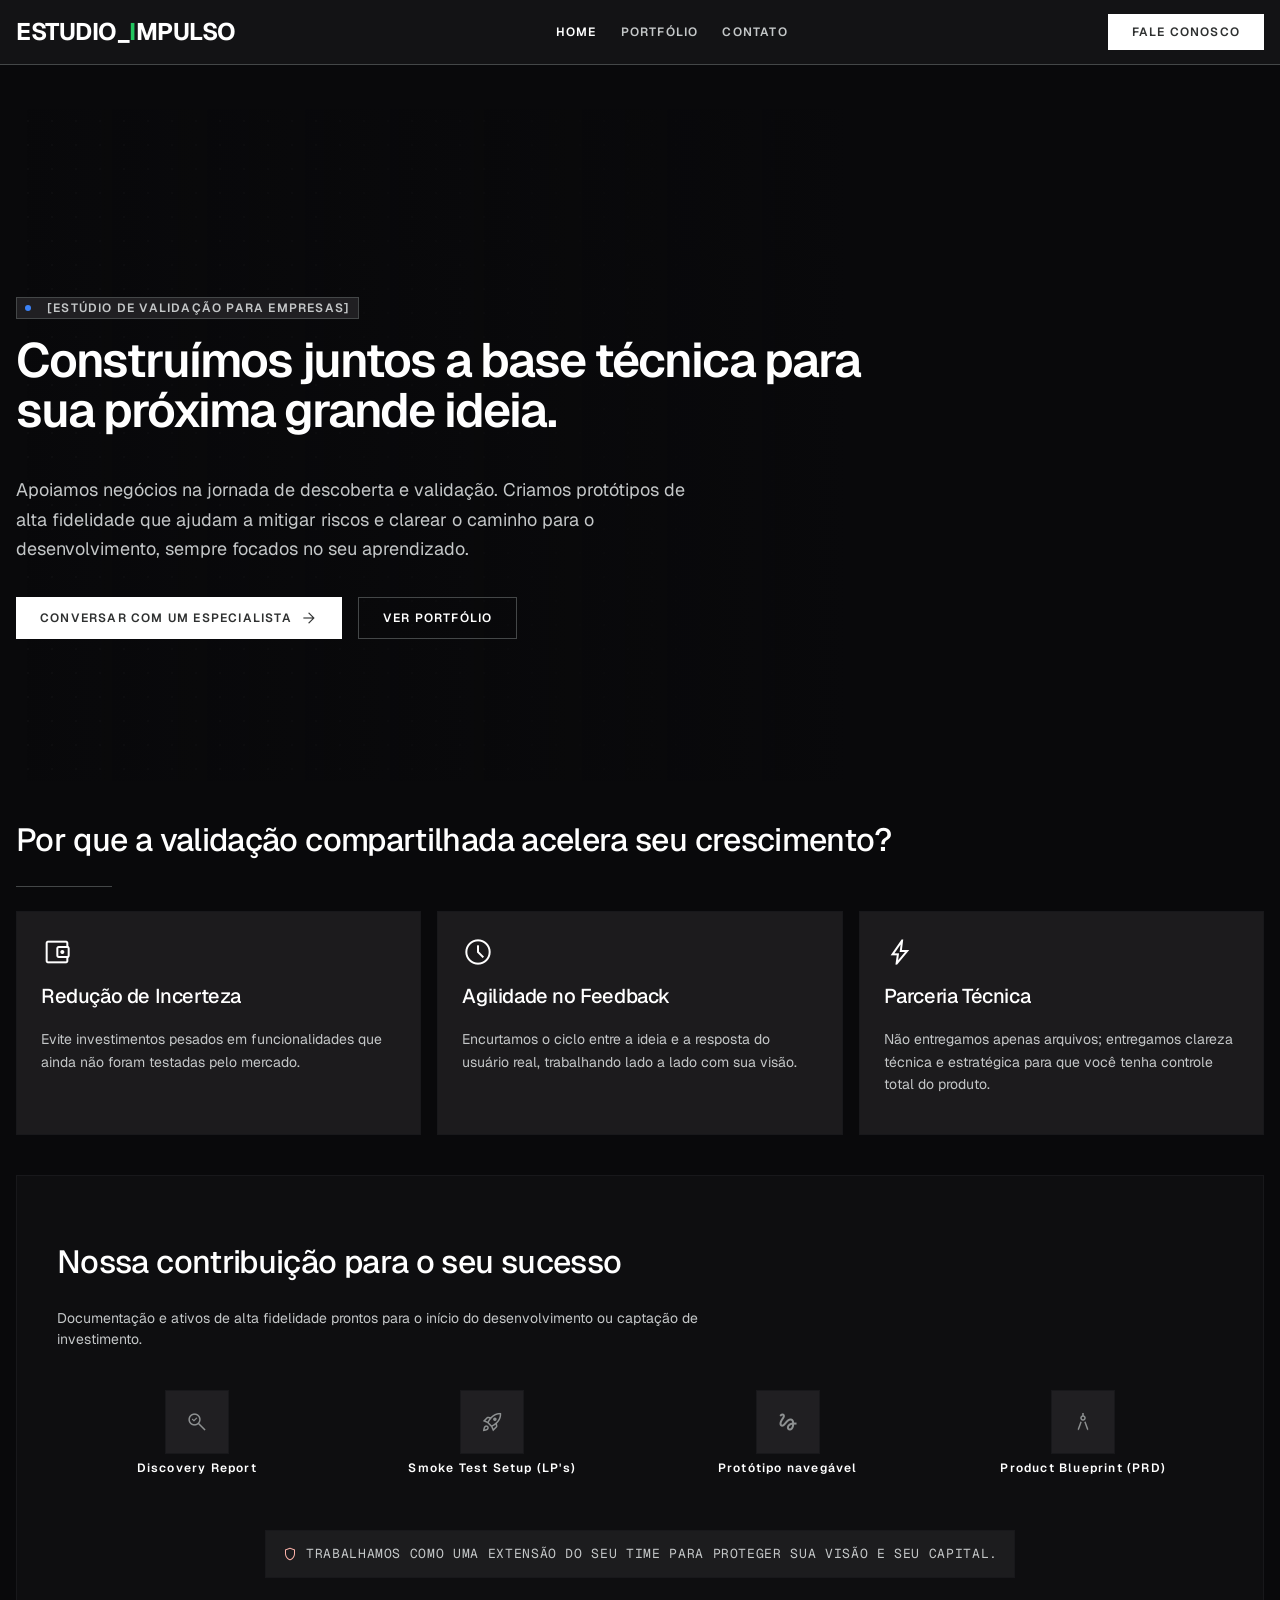
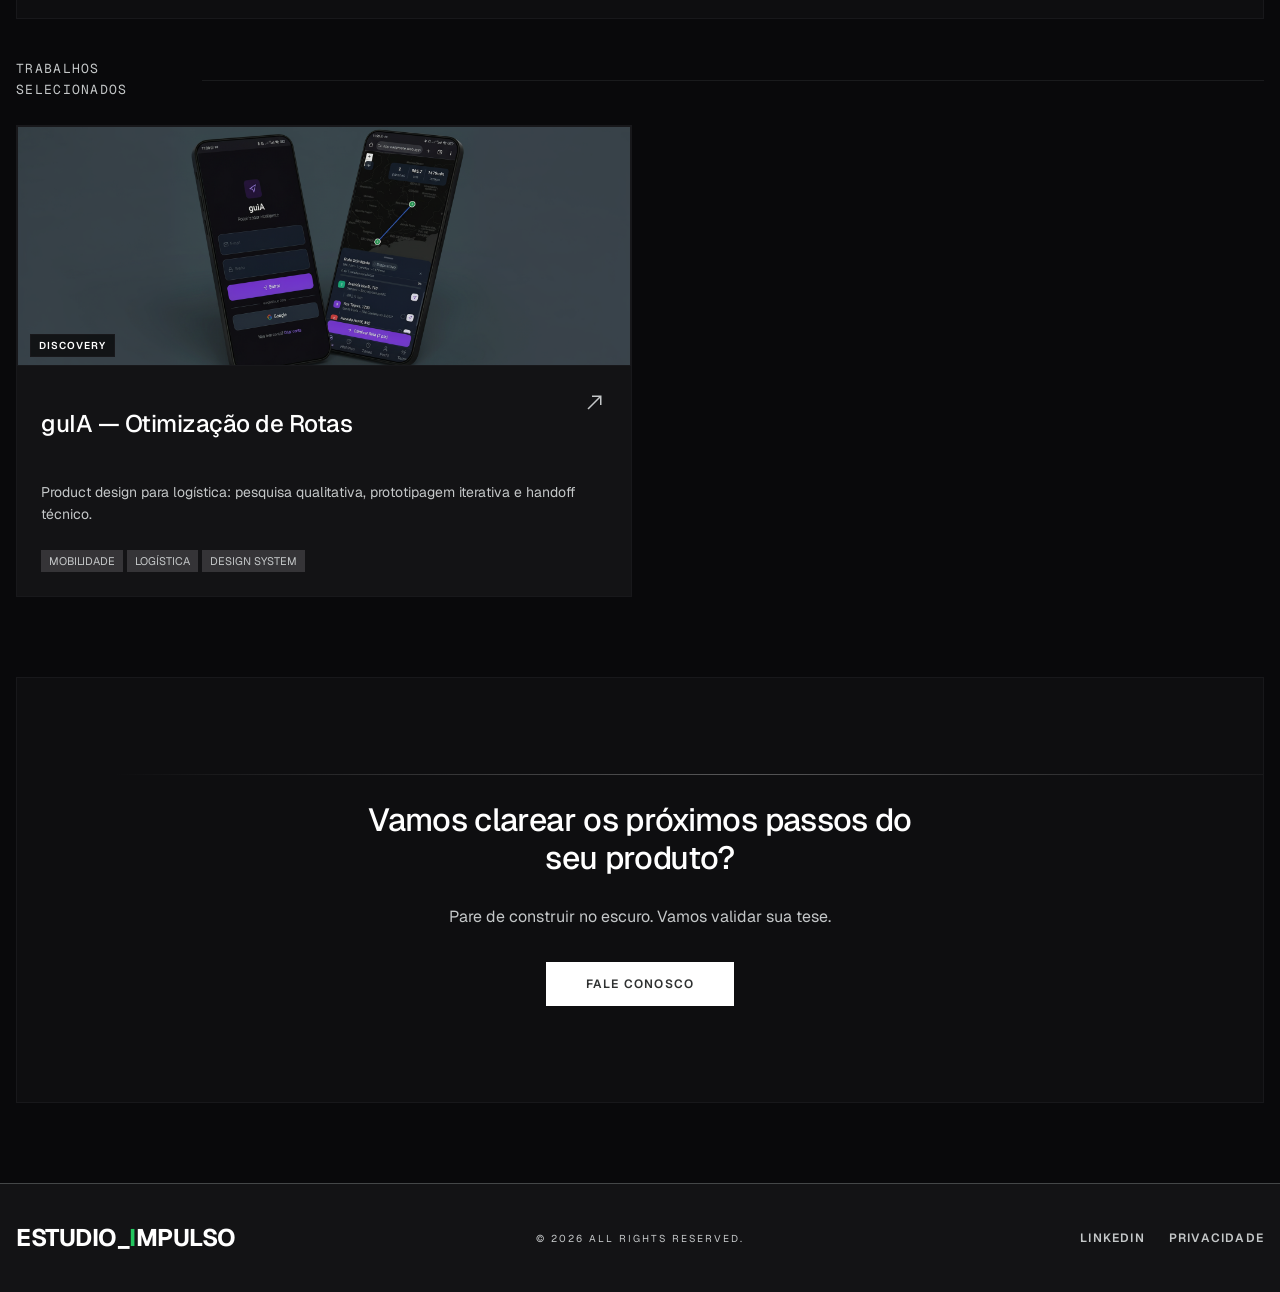
<file: index.html>
<!DOCTYPE html>
<html class="dark" lang="pt-BR">
<head>
  <meta charset="utf-8">
  <meta content="width=device-width, initial-scale=1.0" name="viewport">
  <link rel="icon" href="data:image/svg+xml,<svg xmlns='http://www.w3.org/2000/svg' viewBox='0 0 32 32'><rect width='32' height='32' rx='4' fill='%23131315'/><text x='16' y='23' text-anchor='middle' font-family='Geist,sans-serif' font-weight='700' font-size='20' fill='%23ffffff'>E<tspan fill='%2322c55e'>I</tspan></text></svg>">
  <title>ESTUDIO_IMPULSO | Estúdio de Validação para Tech Startups</title>
  <link rel="canonical" href="https://estudioimpulso.com.br/">
  <meta property="og:type" content="website">
  <meta property="og:site_name" content="ESTUDIO_IMPULSO">
  <meta property="og:title" content="ESTUDIO_IMPULSO | Estúdio de Validação para Tech Startups">
  <meta property="og:description" content="Apoiamos negócios na jornada de descoberta e validação. Criamos protótipos de alta fidelidade que ajudam a mitigar riscos e clarear o caminho para o desenvolvimento.">
  <meta property="og:url" content="https://estudioimpulso.com.br/">
  <meta property="og:image" content="https://estudioimpulso.com.br/img/guia-thumb-new.png">
  <meta property="og:image:width" content="1200">
  <meta property="og:image:height" content="630">
  <meta name="twitter:card" content="summary_large_image">
  <link rel="stylesheet" href="css/styles.css">
  <!-- Google tag (gtag.js) -->
  <script async src="https://www.googletagmanager.com/gtag/js?id=G-96GMN47ZZX"></script>
  <script>
    window.dataLayer = window.dataLayer || [];
    function gtag(){dataLayer.push(arguments);}
    gtag("js", new Date());
    gtag("config", "G-96GMN47ZZX");
  </script>
  <meta http-equiv="Content-Security-Policy" content="upgrade-insecure-requests; img-src * data:">
</head>
<body class="bg-dim" data-mode="connect">

<nav class="site-nav">
  <div class="nav-inner">
    <a href="./" class="nav-brand">ESTUDIO_<span style="color:#22c55e;">I</span>MPULSO</a>
    <div class="nav-links">
      <a href="index.html" class="nav-link active">Home</a>
      <a href="portfolio/" class="nav-link">Portfólio</a>
      <a href="contato/" class="nav-link">Contato</a>
    </div>
    <a href="contato/" class="btn-primary">Fale conosco</a>
  </div>
</nav>

<main class="container-site space-y-xl pb-xl">

  <!-- Hero Section -->
  <section class="relative pt-xl md-pt-32 pb-xl overflow-hidden flex flex-col justify-center" style="min-height: 716px;">
    <div class="max-w-4xl space-y-md relative z-10">
      <div class="badge">
        <span class="status-dot status-dot-accent animate-pulse"></span>
        <span class="font-label-caps text-on-surface-variant uppercase tracking-widest">[ESTÚDIO DE VALIDAÇÃO PARA EMPRESAS]</span>
      </div>
      <h1 class="font-display-lg md-text-display-lg tracking-tighter text-primary" style="line-height: 1.05;">
        Construímos juntos a base técnica para sua próxima grande ideia.
      </h1>
      <p class="font-body-md md-text-lg text-on-surface-variant max-w-2xl leading-relaxed">
        Apoiamos negócios na jornada de descoberta e validação. Criamos protótipos de alta fidelidade que ajudam a mitigar riscos e clarear o caminho para o desenvolvimento, sempre focados no seu aprendizado.
      </p>
      <div class="pt-md flex flex-wrap gap-md">
        <a href="contato/" class="btn-primary">
          Conversar com um especialista
          <span class="material-symbols-outlined" style="font-size: 18px;">arrow_forward</span>
        </a>
        <a href="portfolio/" class="btn-secondary">Ver Portfólio</a>
      </div>
    </div>
    <div class="absolute right-0 top-0 w-full md-w-2/3 h-full -z-10 opacity-30 pointer-events-none">
      <div class="absolute inset-0 gradient-fade-r"></div>
      <div class="w-full h-full hero-bg-grid"></div>
    </div>
  </section>

  <!-- Three Principles -->
  <section class="space-y-lg" id="paradox" data-reveal>
    <div class="space-y-xs">
      <h2 class="font-headline-lg text-primary">Por que a validação compartilhada acelera seu crescimento?</h2>
      <div class="w-24 h-px bg-outline-variant"></div>
    </div>
    <div class="grid bento-grid-3 gap-md" style="grid-template-columns: repeat(auto-fit, minmax(280px, 1fr));">
      <div class="bento-card space-y-md">
        <span class="material-symbols-outlined text-primary" style="font-size: 32px;">account_balance_wallet</span>
        <h3 class="font-headline-lg text-primary" style="font-size: 20px;">Redução de Incerteza</h3>
        <p class="font-body-sm text-on-surface-variant leading-relaxed">Evite investimentos pesados em funcionalidades que ainda não foram testadas pelo mercado.</p>
      </div>
      <div class="bento-card space-y-md">
        <span class="material-symbols-outlined text-primary" style="font-size: 32px;">schedule</span>
        <h3 class="font-headline-lg text-primary" style="font-size: 20px;">Agilidade no Feedback</h3>
        <p class="font-body-sm text-on-surface-variant leading-relaxed">Encurtamos o ciclo entre a ideia e a resposta do usuário real, trabalhando lado a lado com sua visão.</p>
      </div>
      <div class="bento-card space-y-md">
        <span class="material-symbols-outlined text-primary" style="font-size: 32px;">bolt</span>
        <h3 class="font-headline-lg text-primary" style="font-size: 20px;">Parceria Técnica</h3>
        <p class="font-body-sm text-on-surface-variant leading-relaxed">Não entregamos apenas arquivos; entregamos clareza técnica e estratégica para que você tenha controle total do produto.</p>
      </div>
    </div>
  </section>

  <!-- Handoff / Deliverables -->
  <section class="bento-card-dark p-lg md-p-xl space-y-xl" id="handoff" data-reveal>
    <div class="space-y-xs max-w-2xl">
      <h2 class="font-headline-lg text-primary">Nossa contribuição para o seu sucesso</h2>
      <p class="font-body-sm text-on-surface-variant">Documentação e ativos de alta fidelidade prontos para o início do desenvolvimento ou captação de investimento.</p>
    </div>
    <div class="grid bento-grid-4 gap-md" style="grid-template-columns: repeat(auto-fit, minmax(140px, 1fr));">
      <div class="flex flex-col items-center text-center space-y-sm">
        <div class="w-16 h-16-2 flex items-center justify-center bento-border bg-surface-container">
          <span class="material-symbols-outlined text-outline">search_check</span>
        </div>
        <span class="font-label-caps text-primary">Discovery Report</span>
      </div>
      <div class="flex flex-col items-center text-center space-y-sm">
        <div class="w-16 h-16-2 flex items-center justify-center bento-border bg-surface-container">
          <span class="material-symbols-outlined text-outline">rocket_launch</span>
        </div>
        <span class="font-label-caps text-primary">Smoke Test Setup (LP's)</span>
      </div>
      <div class="flex flex-col items-center text-center space-y-sm">
        <div class="w-16 h-16-2 flex items-center justify-center bento-border bg-surface-container">
          <span class="material-symbols-outlined text-outline">gesture</span>
        </div>
        <span class="font-label-caps text-primary">Protótipo navegável</span>
      </div>
      <div class="flex flex-col items-center text-center space-y-sm">
        <div class="w-16 h-16-2 flex items-center justify-center bento-border bg-surface-container">
          <span class="material-symbols-outlined text-outline">architecture</span>
        </div>
        <span class="font-label-caps text-primary">Product Blueprint (PRD)</span>
      </div>
    </div>
    <div class="pt-md border-t" style="border-color: rgba(68,71,72,0.3);">
      <div class="flex justify-center">
        <div class="flex items-center gap-sm px-md py-xs bento-border" style="background: rgba(42,42,44,0.5);">
          <span class="material-symbols-outlined text-error" style="font-size: 16px;">shield</span>
          <p class="font-mono-code text-on-surface-variant uppercase tracking-wider">Trabalhamos como uma extensão do seu time para proteger sua visão e seu capital.</p>
        </div>
      </div>
    </div>
  </section>

  <!-- Selected Works Preview -->
  <section class="space-y-lg" id="works" data-reveal>
    <div class="section-divider">
      <span class="font-mono-code text-on-surface-variant tracking-widest uppercase">TRABALHOS SELECIONADOS</span>
      <div class="section-divider-line"></div>
    </div>
    <div class="grid md-grid-cols-2 gap-md">
      <a href="showcase-guia/" class="portfolio-card flex flex-col" style="text-decoration: none; color: inherit;">
        <div class="img-card" style="height: 240px; border-bottom: 1px solid var(--color-border-subtle);">
          <img alt="guIA Thumb" src="img/guia-thumb-new.png">
          <div class="img-label" style="background: transparent; padding: 12px;">
            <span class="font-label-caps text-primary" style="font-size: 10px; background: rgba(9,9,11,0.8); backdrop-filter: blur(8px); padding: 4px 8px; border: 1px solid var(--color-border-subtle);">DISCOVERY</span>
          </div>
        </div>
        <div class="p-lg flex flex-col flex-grow">
          <div class="flex justify-between items-start mb-sm">
            <h2 class="font-headline-lg text-primary tracking-tight" style="font-size: 24px;">guIA — Otimização de Rotas</h2>
            <span class="material-symbols-outlined text-on-surface-variant">north_east</span>
          </div>
          <p class="font-body-sm text-on-surface-variant mb-lg leading-relaxed">Product design para logística: pesquisa qualitativa, prototipagem iterativa e handoff técnico.</p>
          <div class="mt-auto project-tags">
            <span class="tag">MOBILIDADE</span>
            <span class="tag">LOGÍSTICA</span>
            <span class="tag">DESIGN SYSTEM</span>
          </div>
        </div>
      </a>
    </div>
  </section>

  <!-- Final CTA -->
  <section class="relative py-xl" id="contact" data-reveal>
    <div class="bento-card-dark p-lg md-p-24 text-center space-y-lg relative overflow-hidden">
      <div class="absolute top-0 left-0 w-full gradient-line"></div>
      <div class="space-y-md text-center relative z-10">
        <h2 class="font-headline-lg md-text-headline-lg leading-tight tracking-tighter text-primary">Vamos clarear os próximos passos do<br>seu produto?</h2>
        <p class="font-body-md text-on-surface-variant" style="max-width: 576px; margin-left: auto; margin-right: auto; text-align: center;">Pare de construir no escuro. Vamos validar sua tese.</p>
        <div class="pt-md">
          <a href="contato/" class="btn-primary" style="padding: 16px 40px;">Fale conosco</a>
        </div>
      </div>
    </div>
  </section>

</main>

<footer class="site-footer">
  <div class="footer-inner md-flex-row">
    <div class="flex-1 flex justify-start">
      <span class="footer-brand">ESTUDIO_<span style="color:#22c55e;">I</span>MPULSO</span>
    </div>
    <div class="flex-1 flex justify-center">
      <span class="footer-copy">© 2026 ALL RIGHTS RESERVED.</span>
    </div>
    <div class="flex-1 flex justify-end footer-links">
      <a href="#" class="footer-link">LinkedIn</a>
      <a href="#" class="footer-link">Privacidade</a>
    </div>
  </div>
</footer>

<script src="js/main.js" defer></script>
</body>
</html>
</file>
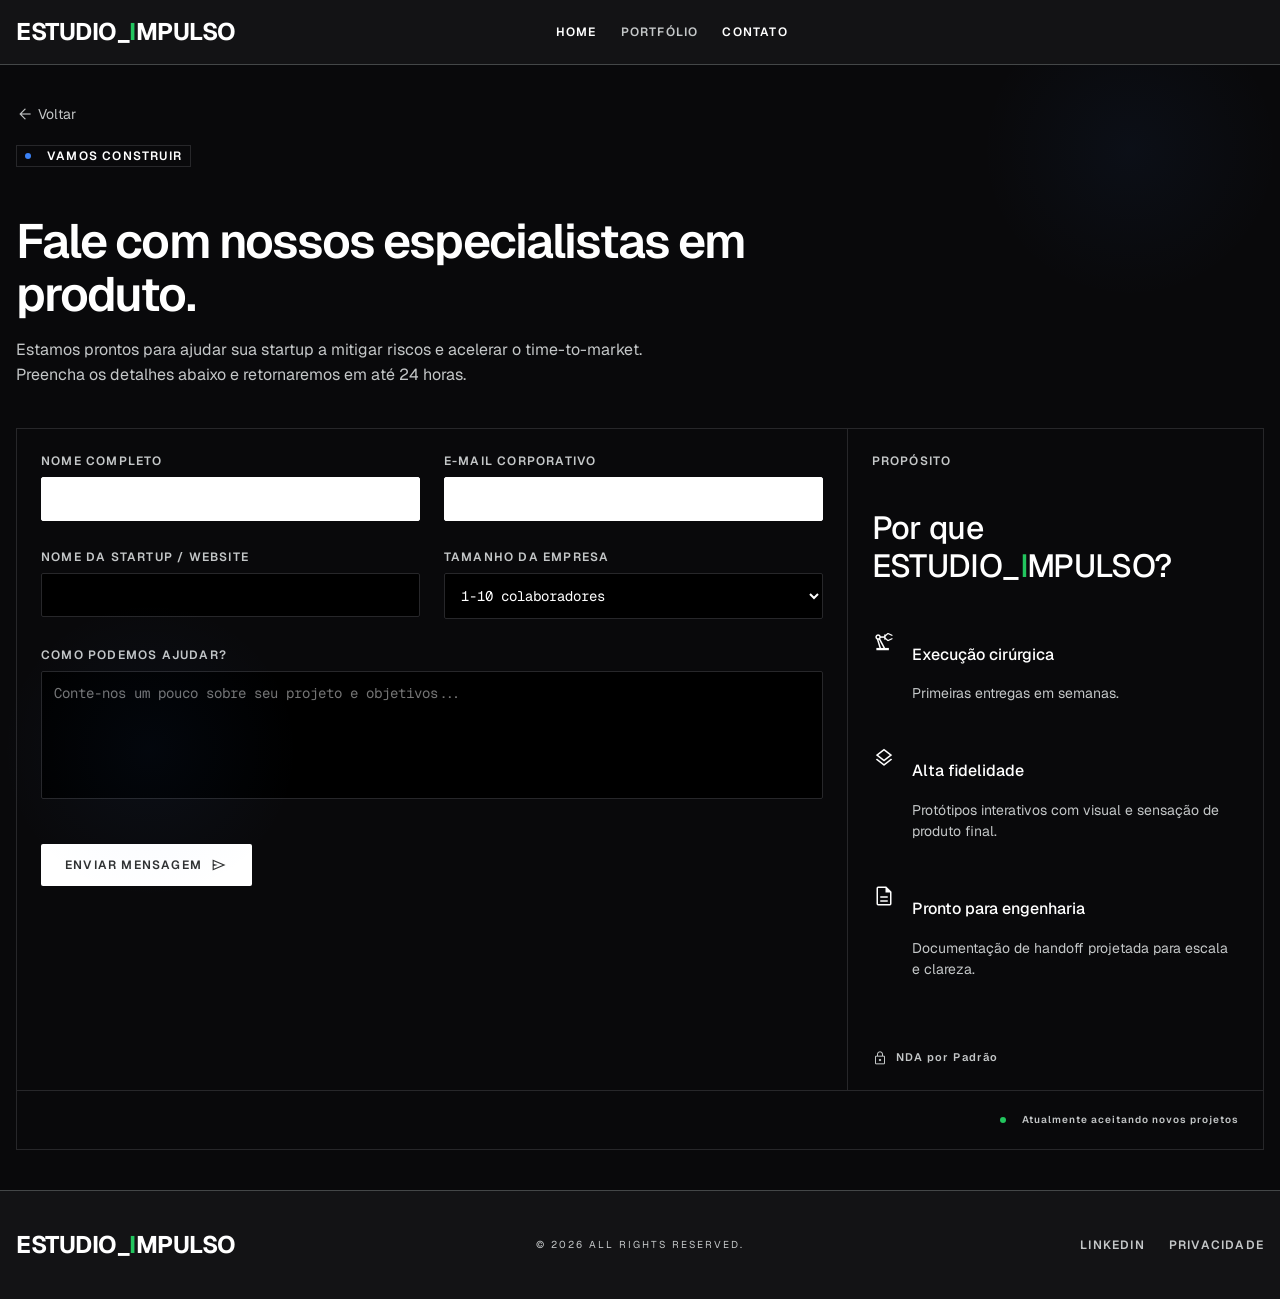
<file: contato/index.html>
<!DOCTYPE html>
<html class="dark" lang="pt-BR">
<head>
  <meta charset="utf-8">
  <meta content="width=device-width, initial-scale=1.0" name="viewport">
  <link rel="icon" href="data:image/svg+xml,<svg xmlns='http://www.w3.org/2000/svg' viewBox='0 0 32 32'><rect width='32' height='32' rx='4' fill='%23131315'/><text x='16' y='23' text-anchor='middle' font-family='Geist,sans-serif' font-weight='700' font-size='20' fill='%23ffffff'>E<tspan fill='%2322c55e'>I</tspan></text></svg>">
  <title>Contato | ESTUDIO_IMPULSO</title>
  <meta property="og:type" content="website">
  <meta property="og:site_name" content="ESTUDIO_IMPULSO">
  <meta property="og:title" content="Contato | ESTUDIO_IMPULSO">
  <meta property="og:description" content="Fale com nossos especialistas em produto. Estamos prontos para ajudar sua startup a mitigar riscos e acelerar o time-to-market.">
  <meta property="og:url" content="https://estudioimpulso.com.br/contact">
  <meta property="og:image" content="https://estudioimpulso.com.br/img/guia-thumb-new.png">
  <meta property="og:image:width" content="1200">
  <meta property="og:image:height" content="630">
  <meta name="twitter:card" content="summary_large_image">
  <link rel="stylesheet" href="../css/styles.css?v=2">
  <!-- Google tag (gtag.js) -->
  <script async src="https://www.googletagmanager.com/gtag/js?id=G-96GMN47ZZX"></script>
  <script>
    window.dataLayer = window.dataLayer || [];
    function gtag(){dataLayer.push(arguments);}
    gtag("js", new Date());
    gtag("config", "G-96GMN47ZZX");
  </script>
  <meta http-equiv="Content-Security-Policy" content="upgrade-insecure-requests; img-src * data:">
</head>
<body class="bg-dim">

<div class="glow-subtle" style="top: 0; right: 0;"></div>
<div class="glow-subtle" style="bottom: 0; left: 0;"></div>

<nav class="site-nav">
  <div class="nav-inner">
    <a href="/" class="nav-brand">ESTUDIO_<span style="color:#22c55e;">I</span>MPULSO</a>
    <div class="nav-links">
      <a href="/" class="nav-link">Home</a>
      <a href="../portfolio/" class="nav-link">Portfólio</a>
      <a href="../contato/" class="nav-link active">Contato</a>
    </div>
    <div style="visibility: hidden;" class="btn-primary">Fale conosco</div>
  </div>
</nav>

<main class="container-site py-xl">

  <!-- Hero -->
  <div class="mb-xl max-w-3xl">
    <a href="../" class="back-link mb-md">
      <span class="material-symbols-outlined" style="font-size: 18px;">arrow_back</span>
      <span>Voltar</span>
    </a>
    <div class="mt-1" style="margin-top: 4px;">
      <div class="badge badge-dark" style="margin-bottom: 16px;">
        <span class="status-dot status-dot-accent"></span>
        <span class="font-label-caps text-primary uppercase tracking-widest">VAMOS CONSTRUIR</span>
      </div>
    </div>
    <h1 class="font-display-lg md-text-display-lg tracking-tighter text-primary mb-sm" style="line-height: 1.1;">
      Fale com nossos especialistas em produto.
    </h1>
    <p class="font-body-md text-on-surface-variant max-w-2xl">
      Estamos prontos para ajudar sua startup a mitigar riscos e acelerar o time-to-market. Preencha os detalhes abaixo e retornaremos em até 24 horas.
    </p>
  </div>

  <!-- Bento Contact Layout -->
  <div class="grid md-grid-cols-12 gap-0" style="border: 1px solid var(--color-border-hover);">

    <!-- Form (8 cols) -->
    <form class="md-col-span-8 p-lg space-y-lg" id="contact-form" action="https://formspree.io/f/xojgazay" method="POST" style="background: var(--color-bg); border-right: 1px solid var(--color-border-hover);">
      <div class="grid md-grid-cols-2 gap-lg">
        <div>
          <label class="form-label">Nome Completo</label>
          <input class="input-field input-field-light" type="text" name="nome" data-fs-field placeholder="" required>
          <span data-fs-error="nome" class="font-body-sm text-error" style="margin-top: 4px; display: block;"></span>
        </div>
        <div>
          <label class="form-label">E-mail Corporativo</label>
          <input class="input-field input-field-light" type="email" name="email" data-fs-field placeholder="" required>
          <span data-fs-error="email" class="font-body-sm text-error" style="margin-top: 4px; display: block;"></span>
        </div>
      </div>
      <div class="grid md-grid-cols-2 gap-lg">
        <div>
          <label class="form-label">Nome da Startup / Website</label>
          <input class="input-field" type="text" name="startup" data-fs-field placeholder="">
          <span data-fs-error="startup" class="font-body-sm text-error" style="margin-top: 4px; display: block;"></span>
        </div>
        <div>
          <label class="form-label">Tamanho da empresa</label>
          <select class="input-field cursor-pointer" name="tamanho" data-fs-field>
            <option value="1-10">1-10 colaboradores</option>
            <option value="11-50">11-50 colaboradores</option>
            <option value="51-200">51-200 colaboradores</option>
            <option value="201-500">201-500 colaboradores</option>
            <option value="500+">500+ colaboradores</option>
          </select>
          <span data-fs-error="tamanho" class="font-body-sm text-error" style="margin-top: 4px; display: block;"></span>
        </div>
      </div>
      <div>
        <label class="form-label">Como podemos ajudar?</label>
        <textarea class="input-field resize-none h-32" name="mensagem" data-fs-field placeholder="Conte-nos um pouco sobre seu projeto e objetivos..." required rows="6"></textarea>
        <span data-fs-error="mensagem" class="font-body-sm text-error" style="margin-top: 4px; display: block;"></span>
      </div>
      <div class="pt-md">
        <button class="btn-primary w-full md-w-auto" type="submit" data-fs-submit-btn style="border-radius: 2px;">
          Enviar Mensagem
          <span class="material-symbols-outlined" style="font-size: 18px;">send</span>
        </button>
      </div>
      <div data-fs-success class="bento-card-dark p-md font-body-md text-primary" style="display: none; border-color: #22c55e;">
        <span class="material-symbols-outlined" style="color: #22c55e; font-size: 20px;">check_circle</span> Mensagem enviada com sucesso! Retornaremos em até 24h.
      </div>
      <div data-fs-error class="bento-card-dark p-md font-body-md text-error" style="display: none;">
        <span class="material-symbols-outlined" style="font-size: 20px;">error</span> Erro ao enviar. Tente novamente.
      </div>
    </form>

    <!-- Sidebar (4 cols) -->
    <div class="md-col-span-4" style="background: var(--color-bg);">
      <div class="p-lg h-full flex flex-col">
        <span class="form-label">propósito</span>
        <h3 class="font-headline-lg text-primary mb-lg" style="line-height: 1.2;">Por que ESTUDIO_<span style="color:#22c55e;">I</span>MPULSO?</h3>
        <ul class="space-y-lg flex-grow list-none" style="padding: 0;">
          <li class="flex gap-md">
            <span class="material-symbols-outlined text-primary mt-1">precision_manufacturing</span>
            <div>
              <p class="font-body-md text-primary font-medium" style="font-size: 16px;">Execução cirúrgica</p>
              <p class="font-body-sm text-on-surface-variant">Primeiras entregas em semanas.</p>
            </div>
          </li>
          <li class="flex gap-md">
            <span class="material-symbols-outlined text-primary mt-1">layers</span>
            <div>
              <p class="font-body-md text-primary font-medium" style="font-size: 16px;">Alta fidelidade</p>
              <p class="font-body-sm text-on-surface-variant">Protótipos interativos com visual e sensação de produto final.</p>
            </div>
          </li>
          <li class="flex gap-md">
            <span class="material-symbols-outlined text-primary mt-1">description</span>
            <div>
              <p class="font-body-md text-primary font-medium" style="font-size: 16px;">Pronto para engenharia</p>
              <p class="font-body-sm text-on-surface-variant">Documentação de handoff projetada para escala e clareza.</p>
            </div>
          </li>
        </ul>
        <div class="mt-xl pt-lg border-t" style="border-color: var(--color-border-hover);">
          <div class="flex items-center gap-sm text-on-surface-variant">
            <span class="material-symbols-outlined" style="font-size: 16px;">lock</span>
            <span class="font-label-caps" style="font-size: 11px; letter-spacing: 0.1em;">NDA por Padrão</span>
          </div>
        </div>
      </div>
    </div>

    <!-- Status Bar (12 cols) -->
    <div class="md-col-span-12 flex flex-col md-flex-row items-center justify-between p-lg" style="background: var(--color-bg); border-top: 1px solid var(--color-border-hover);">
      <div class="flex items-center gap-md mb-md md-mb-0"></div>
      <div class="flex items-center gap-sm">
        <span class="status-dot status-dot-active"></span>
        <span class="font-label-caps text-on-surface-variant tracking-widest" style="font-size: 10px;">Atualmente aceitando novos projetos</span>
      </div>
    </div>

  </div>

</main>

<footer class="site-footer">
  <div class="footer-inner md-flex-row">
    <div class="flex-1 flex justify-start">
      <span class="footer-brand">ESTUDIO_<span style="color:#22c55e;">I</span>MPULSO</span>
    </div>
    <div class="flex-1 flex justify-center">
      <span class="footer-copy">© 2026 ALL RIGHTS RESERVED.</span>
    </div>
    <div class="flex-1 flex justify-end footer-links">
      <a href="#" class="footer-link">LinkedIn</a>
      <a href="#" class="footer-link">Privacidade</a>
    </div>
  </div>
</footer>

<script src="../js/main.js?v=2"></script>
</body>
</html>
</file>
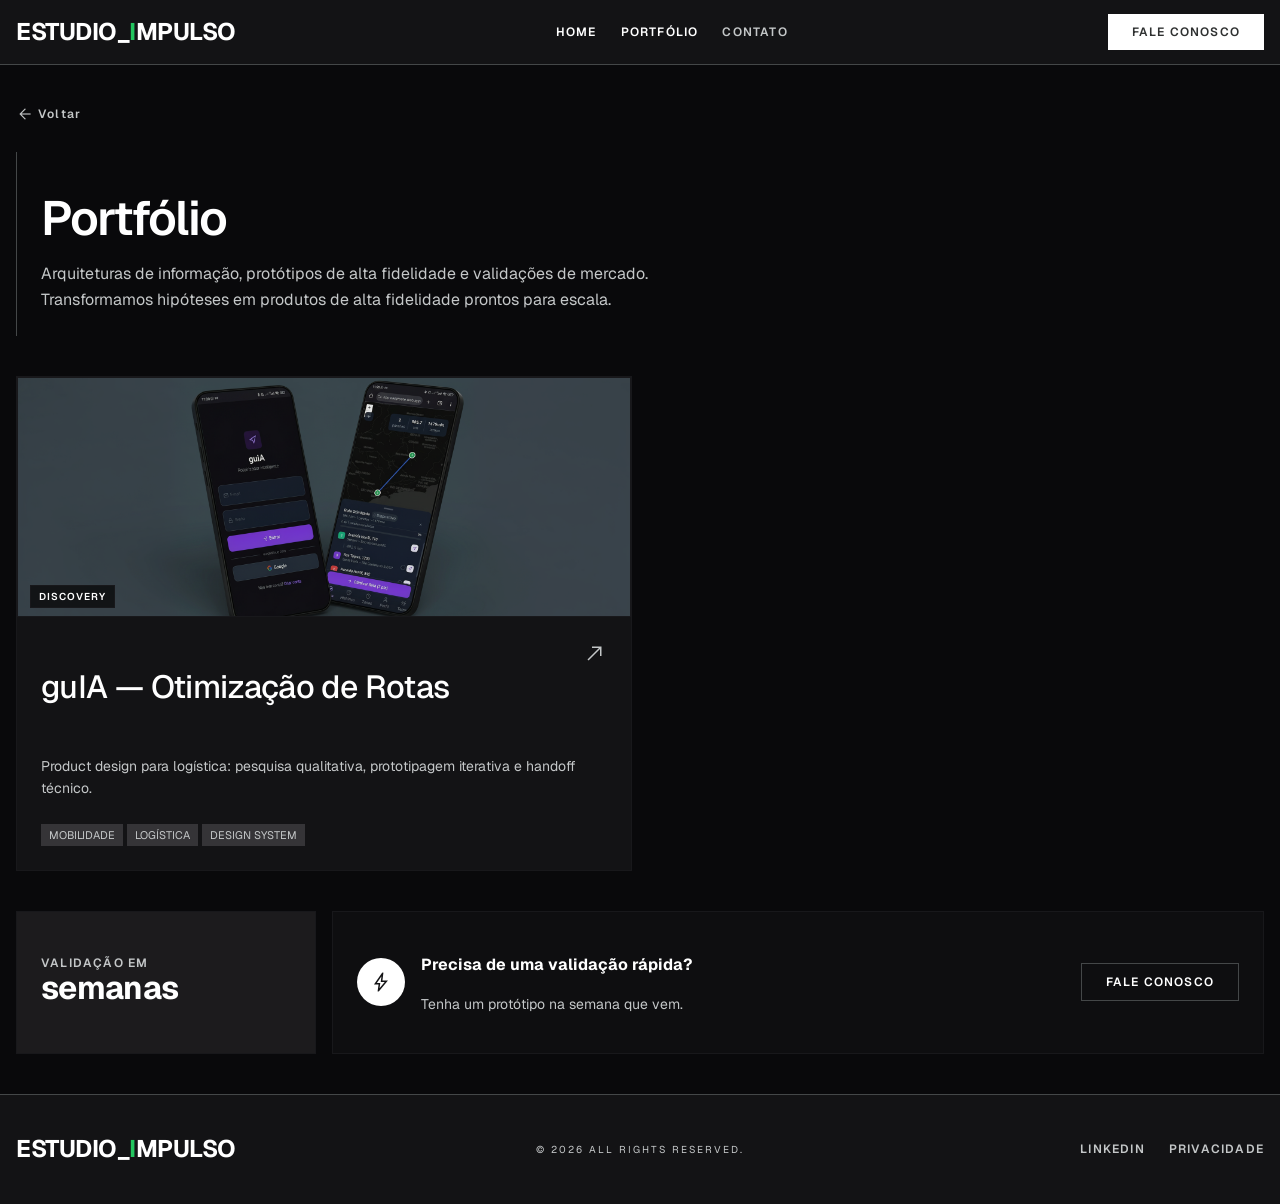
<file: portfolio/index.html>
<!DOCTYPE html>
<html class="dark" lang="pt-BR">
<head>
  <meta charset="utf-8">
  <meta content="width=device-width, initial-scale=1.0" name="viewport">
  <link rel="icon" href="data:image/svg+xml,<svg xmlns='http://www.w3.org/2000/svg' viewBox='0 0 32 32'><rect width='32' height='32' rx='4' fill='%23131315'/><text x='16' y='23' text-anchor='middle' font-family='Geist,sans-serif' font-weight='700' font-size='20' fill='%23ffffff'>E<tspan fill='%2322c55e'>I</tspan></text></svg>">
  <title>Portfólio | ESTUDIO_IMPULSO</title>
  <meta property="og:type" content="website">
  <meta property="og:site_name" content="ESTUDIO_IMPULSO">
  <meta property="og:title" content="Portfólio | ESTUDIO_IMPULSO">
  <meta property="og:description" content="Arquiteturas de informação, protótipos de alta fidelidade e validações de mercado. Transformamos hipóteses em produtos de alta fidelidade prontos para escala.">
  <meta property="og:url" content="https://estudioimpulso.com.br/portfolio">
  <meta property="og:image" content="https://estudioimpulso.com.br/img/guia-thumb-new.png">
  <meta property="og:image:width" content="1200">
  <meta property="og:image:height" content="630">
  <meta name="twitter:card" content="summary_large_image">
  <link rel="stylesheet" href="../css/styles.css">
  <!-- Google tag (gtag.js) -->
  <script async src="https://www.googletagmanager.com/gtag/js?id=G-96GMN47ZZX"></script>
  <script>
    window.dataLayer = window.dataLayer || [];
    function gtag(){dataLayer.push(arguments);}
    gtag("js", new Date());
    gtag("config", "G-96GMN47ZZX");
  </script>
  <meta http-equiv="Content-Security-Policy" content="upgrade-insecure-requests; img-src * data:">
</head>
<body class="bg-dim" data-mode="connect">

<nav class="site-nav">
  <div class="nav-inner">
    <a href="/" class="nav-brand">ESTUDIO_<span style="color:#22c55e;">I</span>MPULSO</a>
    <div class="nav-links">
      <a href="/" class="nav-link">Home</a>
      <a href="../portfolio/" class="nav-link active">Portfólio</a>
      <a href="../contato/" class="nav-link">Contato</a>
    </div>
    <a href="../contato/" class="btn-primary">Fale conosco</a>
  </div>
</nav>

<main class="container-site py-xl">

  <!-- Back Link -->
  <div class="mb-lg">
    <a href="/" class="back-link">
      <span class="material-symbols-outlined" style="font-size: 18px;">arrow_back</span>
      <span class="font-label-caps">Voltar</span>
    </a>
  </div>

  <!-- Header -->
  <header class="mb-xl" style="border-left: 1px solid var(--color-outline-variant); padding-left: 24px; padding-top: 8px; padding-bottom: 8px;">
    <h1 class="font-display-lg md-text-display-lg text-primary mb-sm">Portfólio</h1>
    <p class="font-body-md text-on-surface-variant max-w-2xl">
      Arquiteturas de informação, protótipos de alta fidelidade e validações de mercado. Transformamos hipóteses em produtos de alta fidelidade prontos para escala.
    </p>
  </header>

  <!-- Portfolio Grid -->
  <section class="grid md-grid-cols-2 gap-md">

    <!-- Card: guIA -->
    <article class="portfolio-card group flex flex-col">
        <div class="img-card" style="height: 240px;">
          <img alt="guIA Thumb" src="../img/guia-thumb-new.png">
          <div class="img-label" style="background: transparent; padding: 12px;">
            <span class="font-label-caps text-primary" style="font-size: 10px; background: rgba(9,9,11,0.8); backdrop-filter: blur(8px); padding: 4px 8px; border: 1px solid var(--color-border-subtle);">DISCOVERY</span>
          </div>
      </div>
      <div class="p-lg flex flex-col flex-grow">
        <div class="flex justify-between items-start mb-sm">
          <h2 class="font-headline-lg text-primary tracking-tight">guIA — Otimização de Rotas</h2>
          <span class="material-symbols-outlined text-on-surface-variant">north_east</span>
        </div>
        <p class="font-body-sm text-on-surface-variant mb-lg leading-relaxed">Product design para logística: pesquisa qualitativa, prototipagem iterativa e handoff técnico.</p>
        <div class="mt-auto project-tags">
          <span class="tag">MOBILIDADE</span>
          <span class="tag">LOGÍSTICA</span>
          <span class="tag">DESIGN SYSTEM</span>
        </div>
      </div>
      <a aria-label="View guIA project" class="absolute inset-0 z-10" href="../showcase-guia/"></a>
    </article>

  </section>

  <!-- Stats Section -->
  <section class="mt-xl grid md-grid-cols-4 gap-md" style="grid-template-columns: repeat(auto-fit, minmax(200px, 1fr));">
    <div class="bento-card md-col-span-1 bg-surface flex flex-col justify-center">
      <span class="font-label-caps text-on-surface-variant mb-xs">VALIDAÇÃO EM</span>
      <span class="font-headline-lg text-primary font-bold">semanas</span>
    </div>
    <div class="bento-card md-col-span-3 bento-card-dark flex items-center gap-md" style="grid-column: span 3;">
      <div class="flex-shrink-0" style="width: 48px; height: 48px; border-radius: 9999px; background: var(--color-primary); display: flex; align-items: center; justify-content: center;">
        <span class="material-symbols-outlined" style="color: var(--color-surface);">bolt</span>
      </div>
      <div class="flex-grow">
        <h3 class="font-body-md font-bold text-primary">Precisa de uma validação rápida?</h3>
        <p class="font-body-sm text-on-surface-variant">Tenha um protótipo na semana que vem.</p>
      </div>
      <a href="../contato/" class="btn-secondary ml-auto whitespace-nowrap">Fale conosco</a>
    </div>
  </section>

</main>

<footer class="site-footer">
  <div class="footer-inner md-flex-row">
    <div class="flex-1 flex justify-start">
      <span class="footer-brand">ESTUDIO_<span style="color:#22c55e;">I</span>MPULSO</span>
    </div>
    <div class="flex-1 flex justify-center">
      <span class="footer-copy">© 2026 ALL RIGHTS RESERVED.</span>
    </div>
    <div class="flex-1 flex justify-end footer-links">
      <a href="#" class="footer-link">LinkedIn</a>
      <a href="#" class="footer-link">Privacidade</a>
    </div>
  </div>
</footer>

<script src="../js/main.js" defer></script>
</body>
</html>
</file>
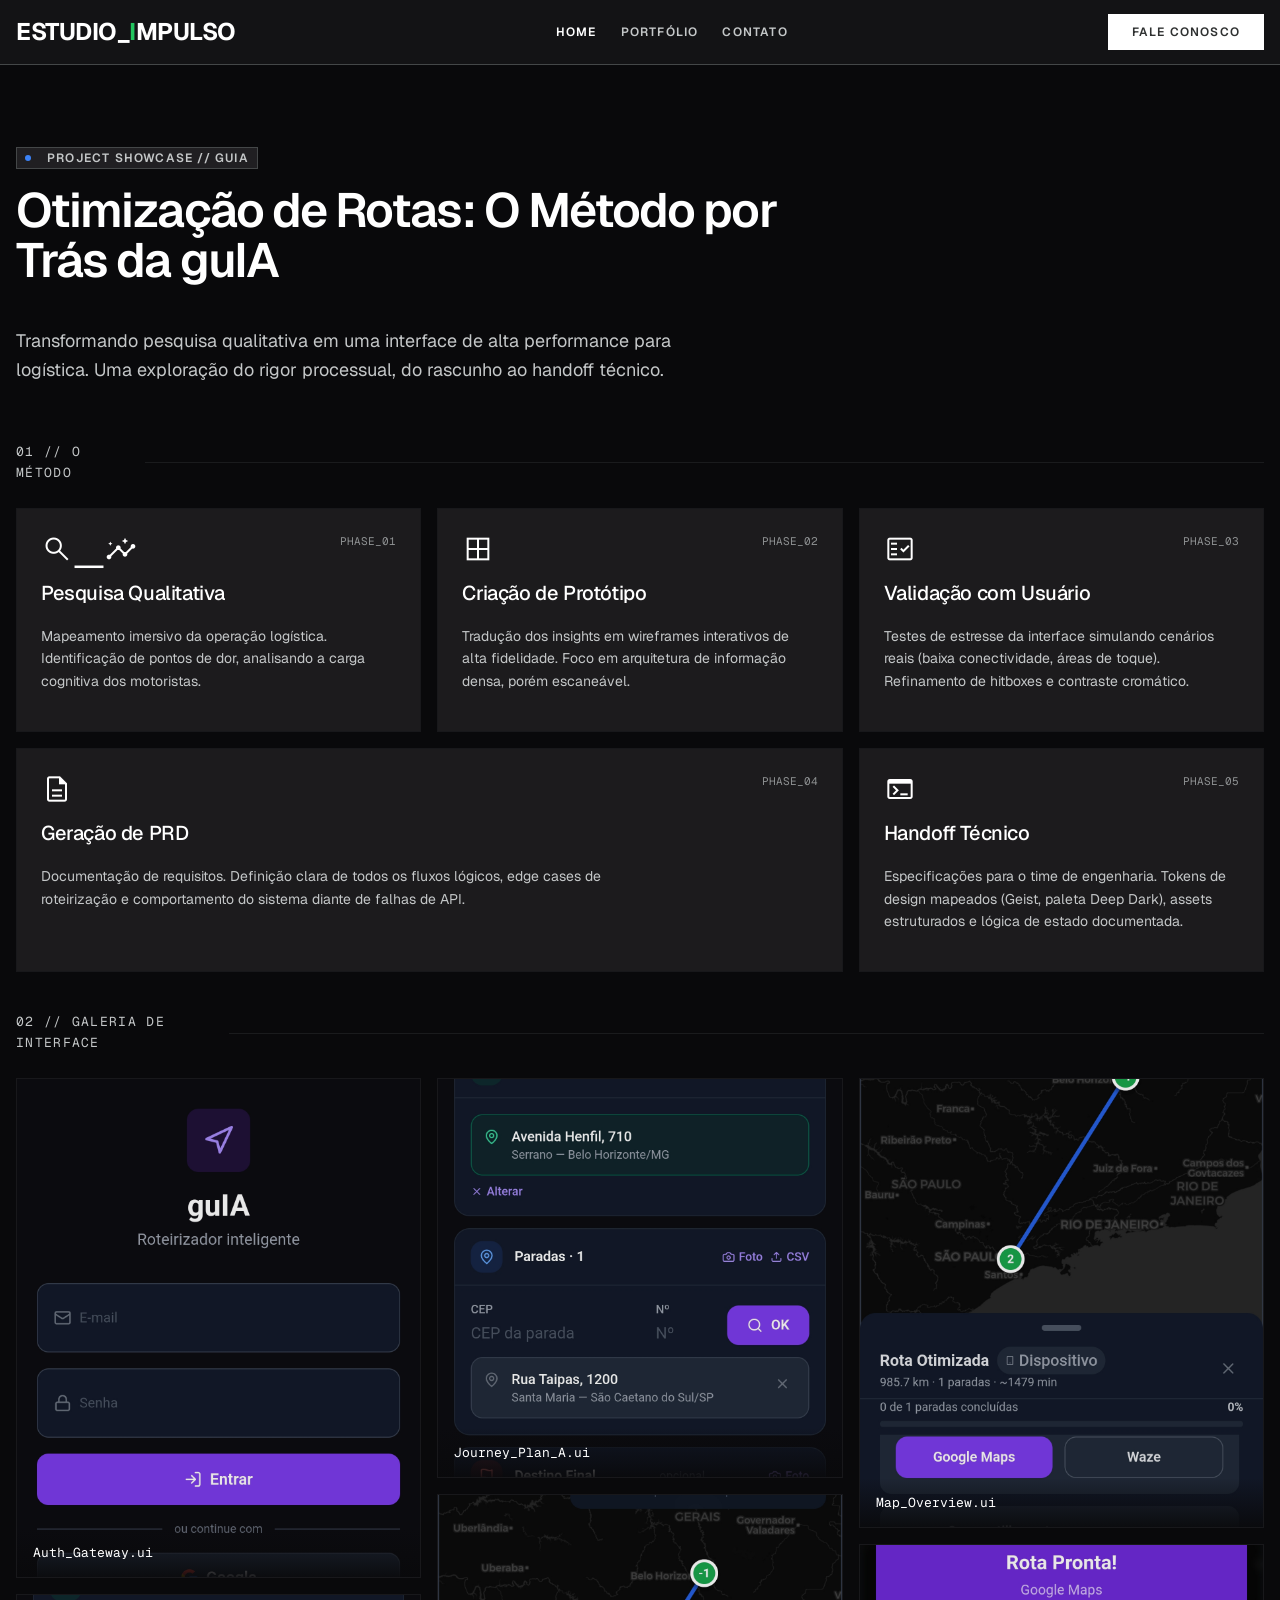
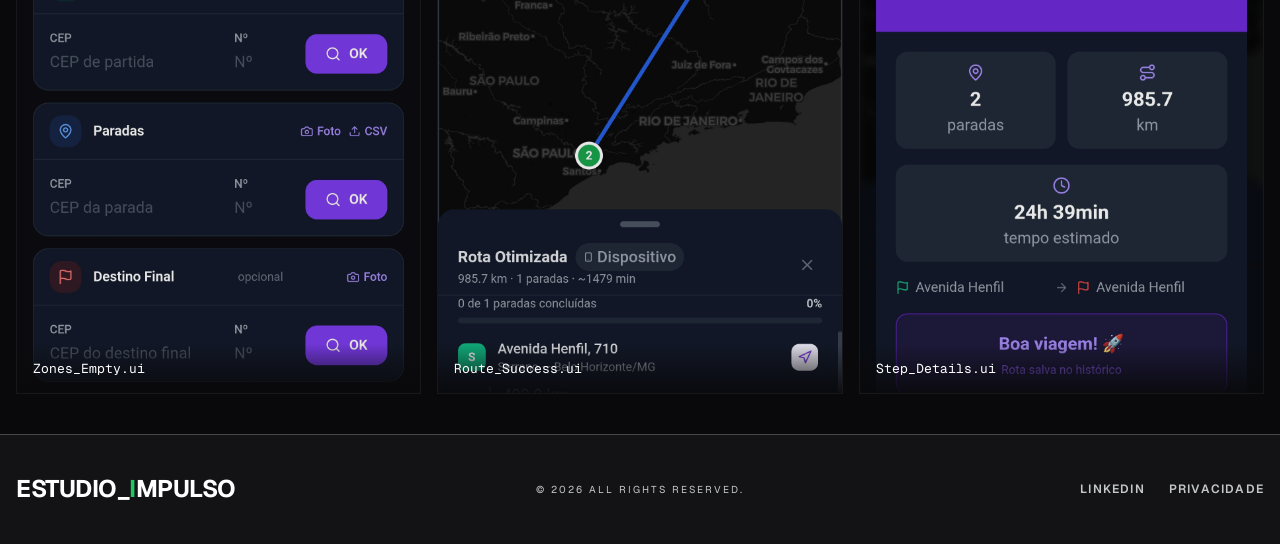
<file: showcase-guia/index.html>
<!DOCTYPE html>
<html class="dark" lang="pt-BR">
<head>
  <meta charset="utf-8">
  <meta content="width=device-width, initial-scale=1.0" name="viewport">
  <link rel="icon" href="data:image/svg+xml,<svg xmlns='http://www.w3.org/2000/svg' viewBox='0 0 32 32'><rect width='32' height='32' rx='4' fill='%23131315'/><text x='16' y='23' text-anchor='middle' font-family='Geist,sans-serif' font-weight='700' font-size='20' fill='%23ffffff'>E<tspan fill='%2322c55e'>I</tspan></text></svg>">
  <title>guIA Showcase | ESTUDIO_IMPULSO</title>
  <meta property="og:type" content="website">
  <meta property="og:site_name" content="ESTUDIO_IMPULSO">
  <meta property="og:title" content="guIA — Otimização de Rotas | ESTUDIO_IMPULSO">
  <meta property="og:description" content="Product design para logística: pesquisa qualitativa, prototipagem iterativa e handoff técnico. Transformamos hipóteses em soluções validadas.">
  <meta property="og:url" content="https://estudioimpulso.com.br/showcase-guia">
  <meta property="og:image" content="https://estudioimpulso.com.br/img/guia-thumb-new.png">
  <meta property="og:image:width" content="1200">
  <meta property="og:image:height" content="630">
  <meta name="twitter:card" content="summary_large_image">
  <link rel="stylesheet" href="../css/styles.css">
  <!-- Google tag (gtag.js) -->
  <script async src="https://www.googletagmanager.com/gtag/js?id=G-96GMN47ZZX"></script>
  <script>
    window.dataLayer = window.dataLayer || [];
    function gtag(){dataLayer.push(arguments);}
    gtag("js", new Date());
    gtag("config", "G-96GMN47ZZX");
  </script>
  <meta http-equiv="Content-Security-Policy" content="upgrade-insecure-requests; img-src * data:">
</head>
<body class="bg-dim">

<nav class="site-nav">
  <div class="nav-inner">
    <a href="/" class="nav-brand">ESTUDIO_<span style="color:#22c55e;">I</span>MPULSO</a>
    <div class="nav-links">
      <a href="/" class="nav-link">Home</a>
      <a href="../portfolio/" class="nav-link">Portfólio</a>
      <a href="../contato/" class="nav-link">Contato</a>
    </div>
    <a href="../contato/" class="btn-primary">Fale conosco</a>
  </div>
</nav>

<main class="container-site space-y-xl py-xl">

  <!-- Hero -->
  <section class="relative pt-xl pb-lg overflow-hidden flex flex-col justify-center">
    <div class="max-w-3xl space-y-md relative z-10">
      <div class="badge">
        <span class="status-dot status-dot-accent"></span>
        <span class="font-label-caps text-on-surface-variant uppercase tracking-widest">PROJECT SHOWCASE // guIA</span>
      </div>
      <h1 class="font-display-lg md-text-display-lg tracking-tighter text-primary" style="line-height: 1.05;">
        Otimização de Rotas: O Método por Trás da guIA
      </h1>
      <p class="font-body-md md-text-lg text-on-surface-variant max-w-2xl leading-relaxed">
        Transformando pesquisa qualitativa em uma interface de alta performance para logística. Uma exploração do rigor processual, do rascunho ao handoff técnico.
      </p>
    </div>
  </section>

  <!-- Method Section -->
  <section class="space-y-lg" id="method">
    <div class="section-divider">
      <span class="font-mono-code text-on-surface-variant tracking-widest uppercase">01 // O MÉTODO</span>
      <div class="section-divider-line"></div>
    </div>

    <div class="grid bento-grid-3 gap-md" style="grid-template-columns: repeat(auto-fit, minmax(280px, 1fr));">
      <!-- Phase 1 -->
      <div class="bento-card space-y-md">
        <div class="flex justify-between items-start">
          <span class="material-symbols-outlined text-primary" style="font-size: 32px;">search_insights</span>
          <span class="font-mono-code text-outline" style="font-size: 11px;">PHASE_01</span>
        </div>
        <h3 class="font-headline-lg text-primary" style="font-size: 20px;">Pesquisa Qualitativa</h3>
        <p class="font-body-sm text-on-surface-variant leading-relaxed">Mapeamento imersivo da operação logística. Identificação de pontos de dor, analisando a carga cognitiva dos motoristas.</p>
      </div>
      <!-- Phase 2 -->
      <div class="bento-card space-y-md">
        <div class="flex justify-between items-start">
          <span class="material-symbols-outlined text-primary" style="font-size: 32px;">border_all</span>
          <span class="font-mono-code text-outline" style="font-size: 11px;">PHASE_02</span>
        </div>
        <h3 class="font-headline-lg text-primary" style="font-size: 20px;">Criação de Protótipo</h3>
        <p class="font-body-sm text-on-surface-variant leading-relaxed">Tradução dos insights em wireframes interativos de alta fidelidade. Foco em arquitetura de informação densa, porém escaneável.</p>
      </div>
      <!-- Phase 3 -->
      <div class="bento-card space-y-md">
        <div class="flex justify-between items-start">
          <span class="material-symbols-outlined text-primary" style="font-size: 32px;">fact_check</span>
          <span class="font-mono-code text-outline" style="font-size: 11px;">PHASE_03</span>
        </div>
        <h3 class="font-headline-lg text-primary" style="font-size: 20px;">Validação com Usuário</h3>
        <p class="font-body-sm text-on-surface-variant leading-relaxed">Testes de estresse da interface simulando cenários reais (baixa conectividade, áreas de toque). Refinamento de hitboxes e contraste cromático.</p>
      </div>
      <!-- Phase 4 (wide) -->
      <div class="bento-card space-y-md" style="grid-column: span 2;">
        <div class="flex justify-between items-start">
          <span class="material-symbols-outlined text-primary" style="font-size: 32px;">description</span>
          <span class="font-mono-code text-outline" style="font-size: 11px;">PHASE_04</span>
        </div>
        <h3 class="font-headline-lg text-primary" style="font-size: 20px;">Geração de PRD</h3>
        <p class="font-body-sm text-on-surface-variant max-w-xl leading-relaxed">Documentação de requisitos. Definição clara de todos os fluxos lógicos, edge cases de roteirização e comportamento do sistema diante de falhas de API.</p>
      </div>
      <!-- Phase 5 -->
      <div class="bento-card space-y-md">
        <div class="flex justify-between items-start">
          <span class="material-symbols-outlined text-primary" style="font-size: 32px;">terminal</span>
          <span class="font-mono-code text-outline" style="font-size: 11px;">PHASE_05</span>
        </div>
        <h3 class="font-headline-lg text-primary" style="font-size: 20px;">Handoff Técnico</h3>
        <p class="font-body-sm text-on-surface-variant leading-relaxed">Especificações para o time de engenharia. Tokens de design mapeados (Geist, paleta Deep Dark), assets estruturados e lógica de estado documentada.</p>
      </div>
    </div>
  </section>

  <!-- Visual Gallery -->
  <section class="space-y-lg">
    <div class="section-divider">
      <span class="font-mono-code text-on-surface-variant tracking-widest uppercase">02 // GALERIA DE INTERFACE</span>
      <div class="section-divider-line"></div>
    </div>

    <div class="masonry-grid">
      <!-- Col 1 -->
      <div class="masonry-col">
        <div class="img-card" style="height: 500px;">
          <img alt="guIA Login Screen" src="../img/auth-gateway.jpg">
          <div class="img-label">Auth_Gateway.ui</div>
        </div>
        <div class="img-card" style="height: 400px;">
          <img alt="guIA Empty State Zones" src="../img/zones-empty.jpg">
          <div class="img-label">Zones_Empty.ui</div>
        </div>
      </div>
      <!-- Col 2 -->
      <div class="masonry-col">
        <div class="img-card" style="height: 400px;">
          <img alt="guIA Journey Planning" src="../img/journey-plan.jpg">
          <div class="img-label">Journey_Plan_A.ui</div>
        </div>
        <div class="img-card" style="height: 500px;">
          <img alt="guIA Route Summary Modal" src="../img/route-success.jpg">
          <div class="img-label">Route_Success.ui</div>
        </div>
      </div>
      <!-- Col 3 -->
      <div class="masonry-col">
        <div class="img-card" style="height: 450px;">
          <img alt="guIA Route Map View" src="../img/map-overview.jpg">
          <div class="img-label">Map_Overview.ui</div>
        </div>
        <div class="img-card" style="height: 450px;">
          <img alt="guIA Route Step Details" src="../img/step-details.jpg">
          <div class="img-label">Step_Details.ui</div>
        </div>
      </div>
    </div>
  </section>

</main>

<footer class="site-footer">
  <div class="footer-inner md-flex-row">
    <div class="flex-1 flex justify-start">
      <span class="footer-brand">ESTUDIO_<span style="color:#22c55e;">I</span>MPULSO</span>
    </div>
    <div class="flex-1 flex justify-center">
      <span class="footer-copy">© 2026 ALL RIGHTS RESERVED.</span>
    </div>
    <div class="flex-1 flex justify-end footer-links">
      <a href="#" class="footer-link">LinkedIn</a>
      <a href="#" class="footer-link">Privacidade</a>
    </div>
  </div>
</footer>

<script src="../js/main.js" defer></script>
</body>
</html>
</file>
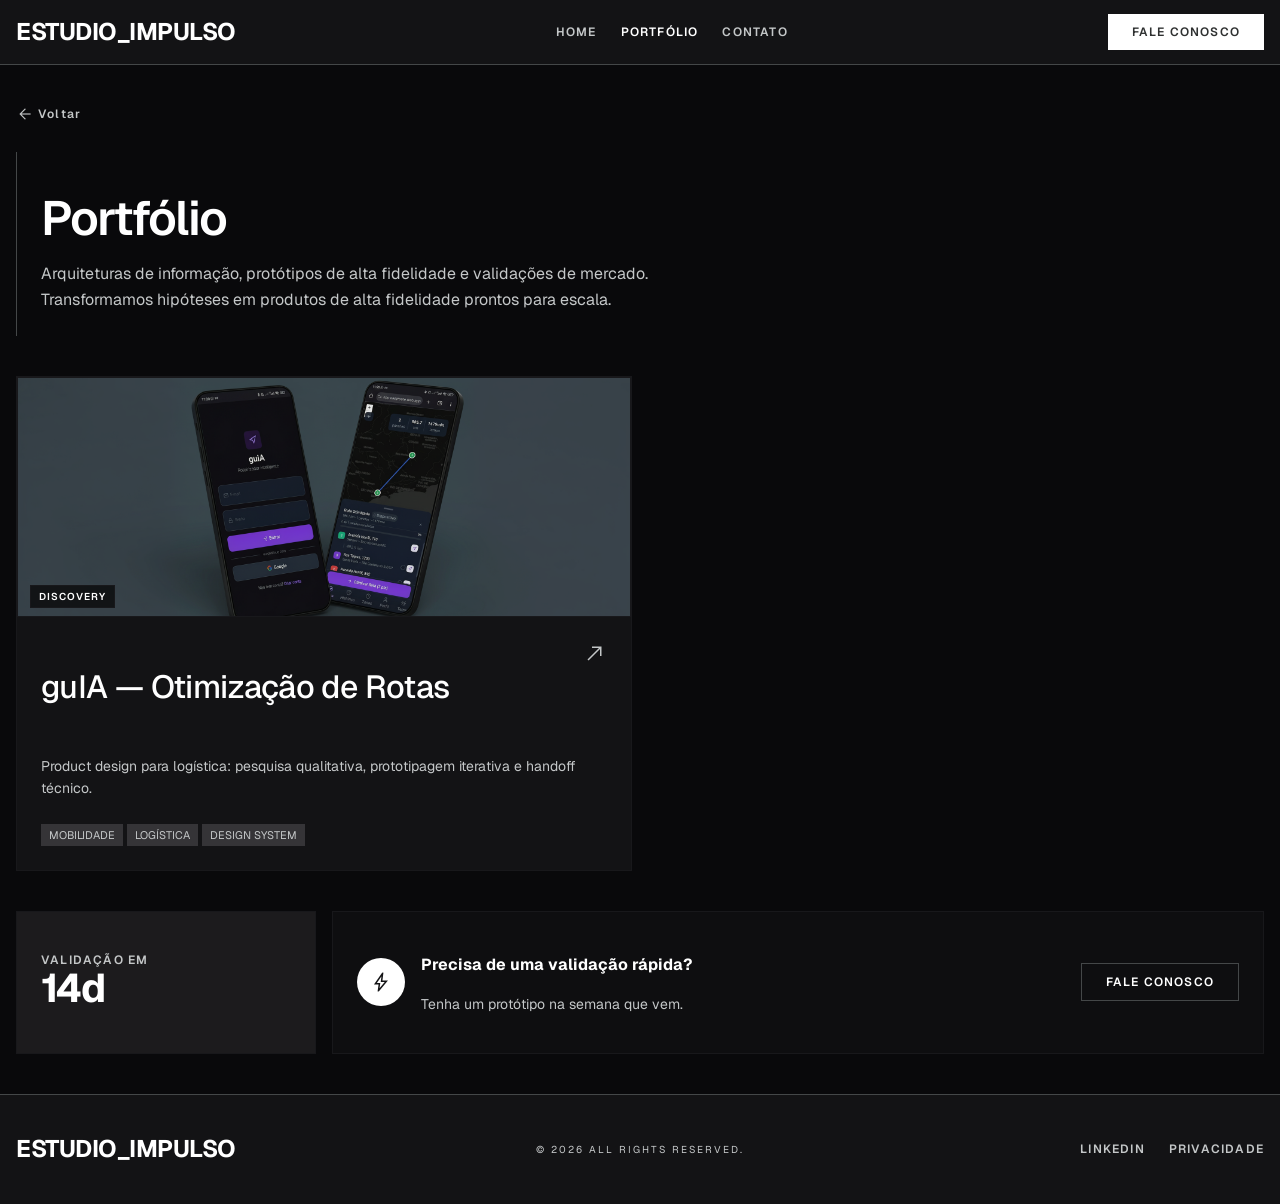
<file: portfolio.html>
<!DOCTYPE html>
<html class="dark" lang="pt-BR">
<head>
  <meta charset="utf-8">
  <meta content="width=device-width, initial-scale=1.0" name="viewport">
  <title>Portfólio | ESTUDIO_IMPULSO</title>
  <meta property="og:type" content="website">
  <meta property="og:site_name" content="ESTUDIO_IMPULSO">
  <meta property="og:title" content="Portfólio | ESTUDIO_IMPULSO">
  <meta property="og:description" content="Arquiteturas de informação, protótipos de alta fidelidade e validações de mercado. Transformamos hipóteses em produtos de alta fidelidade prontos para escala.">
  <meta property="og:url" content="https://estudioimpulso.com.br/portfolio">
  <meta property="og:image" content="https://estudioimpulso.com.br/img/guia-thumb-new.png">
  <meta property="og:image:width" content="1200">
  <meta property="og:image:height" content="630">
  <meta name="twitter:card" content="summary_large_image">
  <link rel="stylesheet" href="css/styles.css">
</head>
<body class="bg-dim" data-mode="connect">

<nav class="site-nav">
  <div class="nav-inner">
    <a href="index.html" class="nav-brand">ESTUDIO_IMPULSO</a>
    <div class="nav-links">
      <a href="index.html" class="nav-link">Home</a>
      <a href="portfolio.html" class="nav-link active">Portfólio</a>
      <a href="contact.html" class="nav-link">Contato</a>
    </div>
    <a href="contact.html" class="btn-primary">Fale conosco</a>
  </div>
</nav>

<main class="container-site py-xl">

  <!-- Back Link -->
  <div class="mb-lg">
    <a href="index.html" class="back-link">
      <span class="material-symbols-outlined" style="font-size: 18px;">arrow_back</span>
      <span class="font-label-caps">Voltar</span>
    </a>
  </div>

  <!-- Header -->
  <header class="mb-xl" style="border-left: 1px solid var(--color-outline-variant); padding-left: 24px; padding-top: 8px; padding-bottom: 8px;">
    <h1 class="font-display-lg md-text-display-lg text-primary mb-sm">Portfólio</h1>
    <p class="font-body-md text-on-surface-variant max-w-2xl">
      Arquiteturas de informação, protótipos de alta fidelidade e validações de mercado. Transformamos hipóteses em produtos de alta fidelidade prontos para escala.
    </p>
  </header>

  <!-- Portfolio Grid -->
  <section class="grid md-grid-cols-2 gap-md">

    <!-- Card: guIA -->
    <article class="portfolio-card group flex flex-col">
        <div class="img-card" style="height: 240px;">
          <img alt="guIA Thumb" src="img/guia-thumb-new.png">
          <div class="img-label" style="background: transparent; padding: 12px;">
            <span class="font-label-caps text-primary" style="font-size: 10px; background: rgba(9,9,11,0.8); backdrop-filter: blur(8px); padding: 4px 8px; border: 1px solid var(--color-border-subtle);">DISCOVERY</span>
          </div>
      </div>
      <div class="p-lg flex flex-col flex-grow">
        <div class="flex justify-between items-start mb-sm">
          <h2 class="font-headline-lg text-primary tracking-tight">guIA — Otimização de Rotas</h2>
          <span class="material-symbols-outlined text-on-surface-variant">north_east</span>
        </div>
        <p class="font-body-sm text-on-surface-variant mb-lg leading-relaxed">Product design para logística: pesquisa qualitativa, prototipagem iterativa e handoff técnico.</p>
        <div class="mt-auto project-tags">
          <span class="tag">MOBILIDADE</span>
          <span class="tag">LOGÍSTICA</span>
          <span class="tag">DESIGN SYSTEM</span>
        </div>
      </div>
      <a aria-label="View guIA project" class="absolute inset-0 z-10" href="showcase-guia.html"></a>
    </article>

  </section>

  <!-- Stats Section -->
  <section class="mt-xl grid md-grid-cols-4 gap-md" style="grid-template-columns: repeat(auto-fit, minmax(200px, 1fr));">
    <div class="bento-card md-col-span-1 bg-surface flex flex-col justify-center">
      <span class="font-label-caps text-on-surface-variant mb-xs">VALIDAÇÃO EM</span>
      <span class="font-display-lg text-primary font-bold" style="font-size: 40px;">14d</span>
    </div>
    <div class="bento-card md-col-span-3 bento-card-dark flex items-center gap-md" style="grid-column: span 3;">
      <div class="flex-shrink-0" style="width: 48px; height: 48px; border-radius: 9999px; background: var(--color-primary); display: flex; align-items: center; justify-content: center;">
        <span class="material-symbols-outlined" style="color: var(--color-surface);">bolt</span>
      </div>
      <div class="flex-grow">
        <h3 class="font-body-md font-bold text-primary">Precisa de uma validação rápida?</h3>
        <p class="font-body-sm text-on-surface-variant">Tenha um protótipo na semana que vem.</p>
      </div>
      <a href="contact.html" class="btn-secondary ml-auto whitespace-nowrap">Fale conosco</a>
    </div>
  </section>

</main>

<footer class="site-footer">
  <div class="footer-inner md-flex-row">
    <div class="flex-1 flex justify-start">
      <span class="footer-brand">ESTUDIO_IMPULSO</span>
    </div>
    <div class="flex-1 flex justify-center">
      <span class="footer-copy">© 2026 ALL RIGHTS RESERVED.</span>
    </div>
    <div class="flex-1 flex justify-end footer-links">
      <a href="#" class="footer-link">LinkedIn</a>
      <a href="#" class="footer-link">Privacidade</a>
    </div>
  </div>
</footer>

<script src="js/main.js"></script>
</body>
</html>
</file>
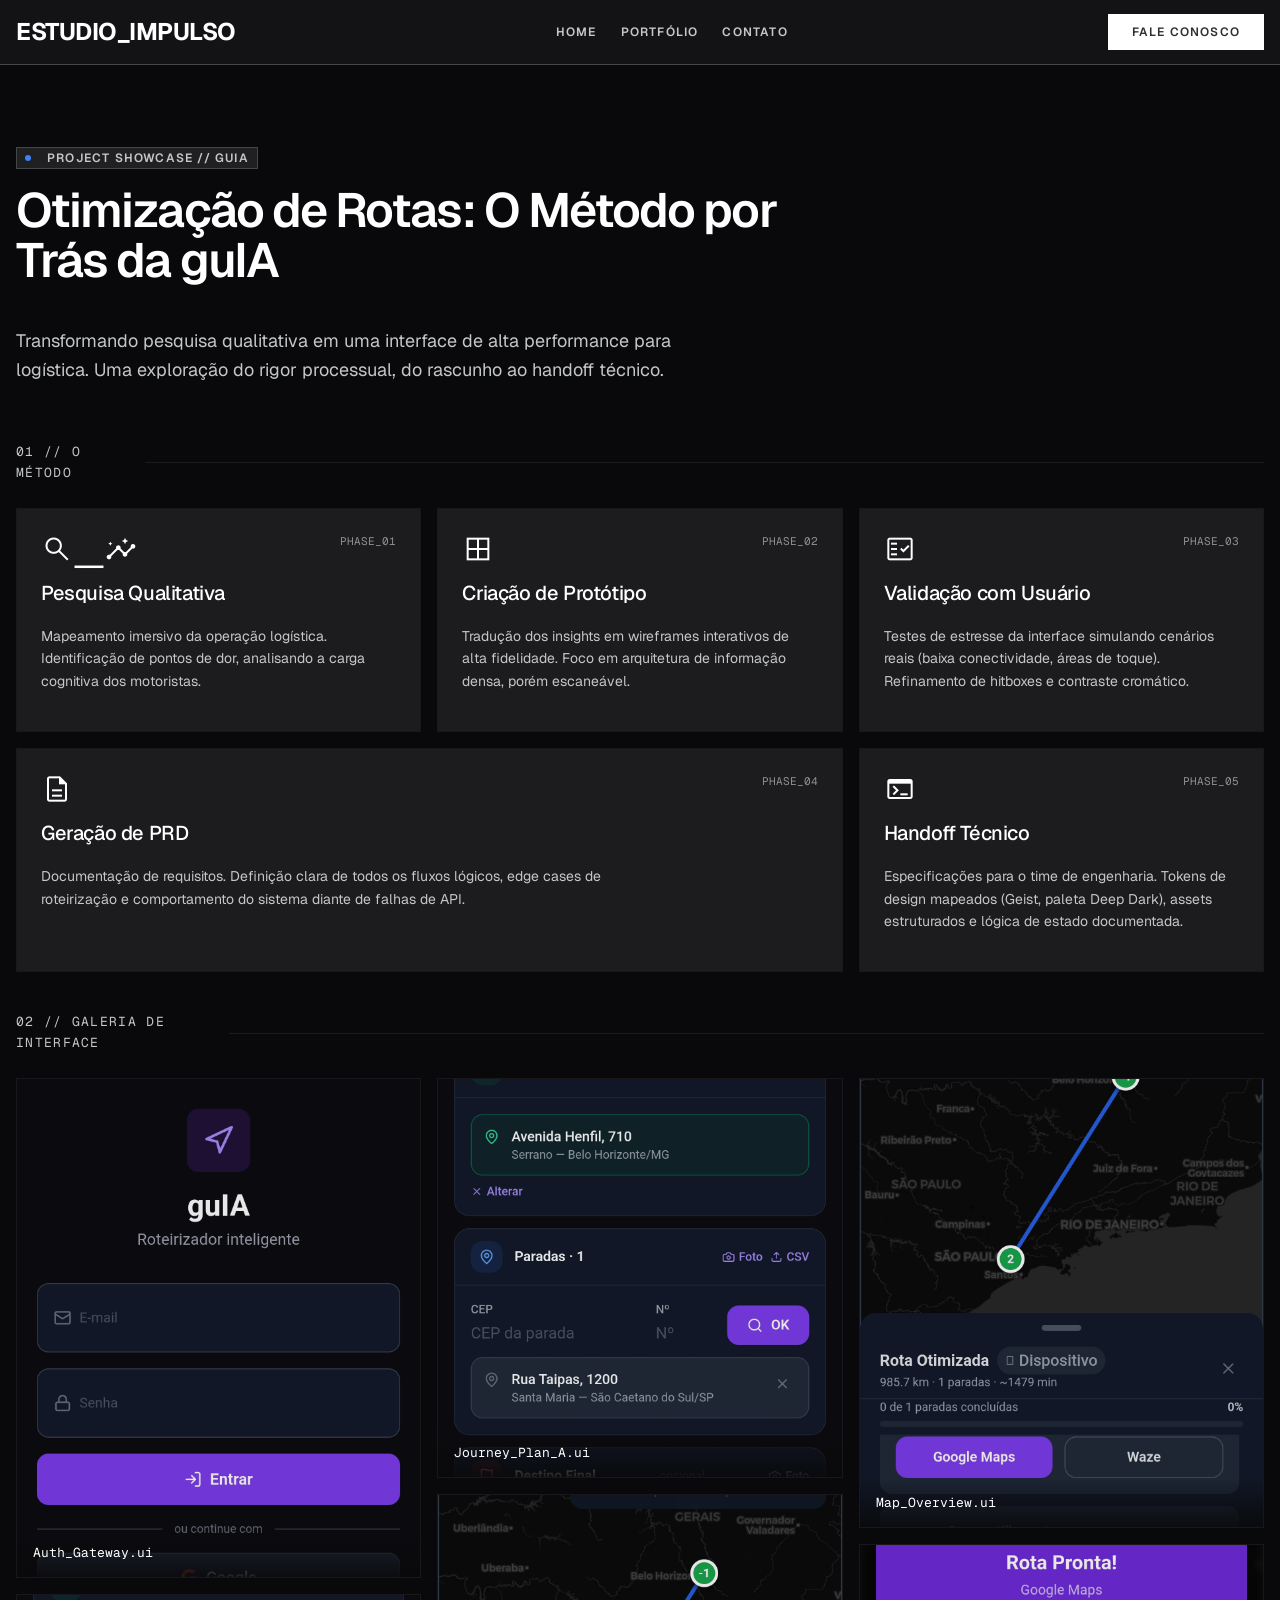
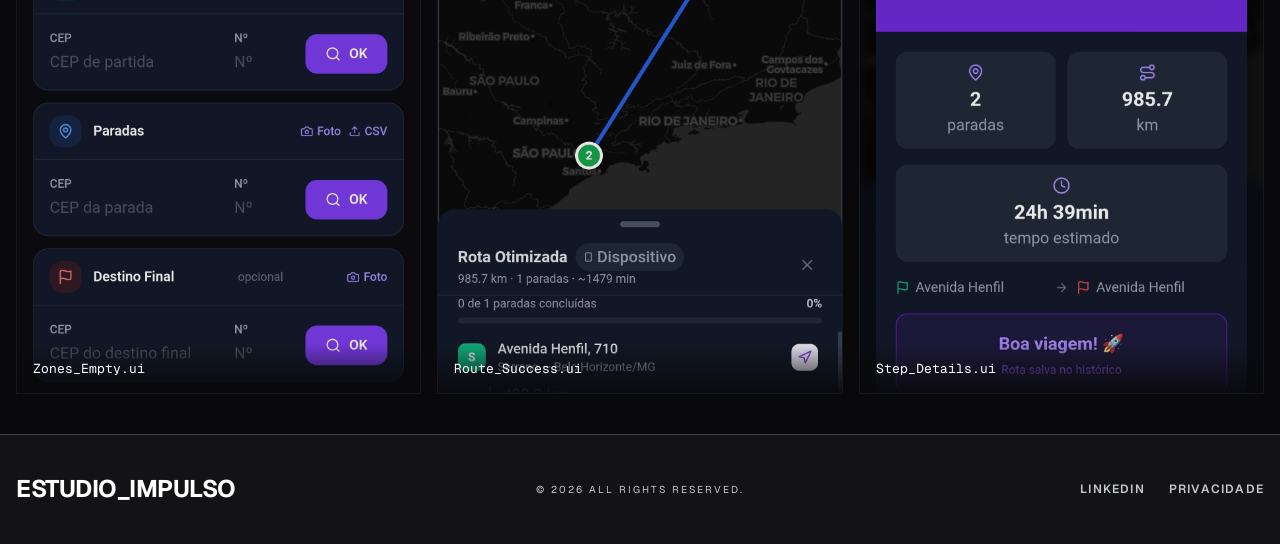
<file: showcase-guia.html>
<!DOCTYPE html>
<html class="dark" lang="pt-BR">
<head>
  <meta charset="utf-8">
  <meta content="width=device-width, initial-scale=1.0" name="viewport">
  <title>guIA Showcase | ESTUDIO_IMPULSO</title>
  <meta property="og:type" content="website">
  <meta property="og:site_name" content="ESTUDIO_IMPULSO">
  <meta property="og:title" content="guIA — Otimização de Rotas | ESTUDIO_IMPULSO">
  <meta property="og:description" content="Product design para logística: pesquisa qualitativa, prototipagem iterativa e handoff técnico. Transformamos hipóteses em soluções validadas.">
  <meta property="og:url" content="https://estudioimpulso.com.br/showcase-guia">
  <meta property="og:image" content="https://estudioimpulso.com.br/img/guia-thumb-new.png">
  <meta property="og:image:width" content="1200">
  <meta property="og:image:height" content="630">
  <meta name="twitter:card" content="summary_large_image">
  <link rel="stylesheet" href="css/styles.css">
</head>
<body class="bg-dim">

<nav class="site-nav">
  <div class="nav-inner">
    <a href="index.html" class="nav-brand">ESTUDIO_IMPULSO</a>
    <div class="nav-links">
      <a href="index.html" class="nav-link">Home</a>
      <a href="portfolio.html" class="nav-link">Portfólio</a>
      <a href="contact.html" class="nav-link">Contato</a>
    </div>
    <a href="contact.html" class="btn-primary">Fale conosco</a>
  </div>
</nav>

<main class="container-site space-y-xl py-xl">

  <!-- Hero -->
  <section class="relative pt-xl pb-lg overflow-hidden flex flex-col justify-center">
    <div class="max-w-3xl space-y-md relative z-10">
      <div class="badge">
        <span class="status-dot status-dot-accent"></span>
        <span class="font-label-caps text-on-surface-variant uppercase tracking-widest">PROJECT SHOWCASE // guIA</span>
      </div>
      <h1 class="font-display-lg md-text-display-lg tracking-tighter text-primary" style="line-height: 1.05;">
        Otimização de Rotas: O Método por Trás da guIA
      </h1>
      <p class="font-body-md md-text-lg text-on-surface-variant max-w-2xl leading-relaxed">
        Transformando pesquisa qualitativa em uma interface de alta performance para logística. Uma exploração do rigor processual, do rascunho ao handoff técnico.
      </p>
    </div>
  </section>

  <!-- Method Section -->
  <section class="space-y-lg" id="method">
    <div class="section-divider">
      <span class="font-mono-code text-on-surface-variant tracking-widest uppercase">01 // O MÉTODO</span>
      <div class="section-divider-line"></div>
    </div>

    <div class="grid bento-grid-3 gap-md" style="grid-template-columns: repeat(auto-fit, minmax(280px, 1fr));">
      <!-- Phase 1 -->
      <div class="bento-card space-y-md">
        <div class="flex justify-between items-start">
          <span class="material-symbols-outlined text-primary" style="font-size: 32px;">search_insights</span>
          <span class="font-mono-code text-outline" style="font-size: 11px;">PHASE_01</span>
        </div>
        <h3 class="font-headline-lg text-primary" style="font-size: 20px;">Pesquisa Qualitativa</h3>
        <p class="font-body-sm text-on-surface-variant leading-relaxed">Mapeamento imersivo da operação logística. Identificação de pontos de dor, analisando a carga cognitiva dos motoristas.</p>
      </div>
      <!-- Phase 2 -->
      <div class="bento-card space-y-md">
        <div class="flex justify-between items-start">
          <span class="material-symbols-outlined text-primary" style="font-size: 32px;">border_all</span>
          <span class="font-mono-code text-outline" style="font-size: 11px;">PHASE_02</span>
        </div>
        <h3 class="font-headline-lg text-primary" style="font-size: 20px;">Criação de Protótipo</h3>
        <p class="font-body-sm text-on-surface-variant leading-relaxed">Tradução dos insights em wireframes interativos de alta fidelidade. Foco em arquitetura de informação densa, porém escaneável.</p>
      </div>
      <!-- Phase 3 -->
      <div class="bento-card space-y-md">
        <div class="flex justify-between items-start">
          <span class="material-symbols-outlined text-primary" style="font-size: 32px;">fact_check</span>
          <span class="font-mono-code text-outline" style="font-size: 11px;">PHASE_03</span>
        </div>
        <h3 class="font-headline-lg text-primary" style="font-size: 20px;">Validação com Usuário</h3>
        <p class="font-body-sm text-on-surface-variant leading-relaxed">Testes de estresse da interface simulando cenários reais (baixa conectividade, áreas de toque). Refinamento de hitboxes e contraste cromático.</p>
      </div>
      <!-- Phase 4 (wide) -->
      <div class="bento-card space-y-md" style="grid-column: span 2;">
        <div class="flex justify-between items-start">
          <span class="material-symbols-outlined text-primary" style="font-size: 32px;">description</span>
          <span class="font-mono-code text-outline" style="font-size: 11px;">PHASE_04</span>
        </div>
        <h3 class="font-headline-lg text-primary" style="font-size: 20px;">Geração de PRD</h3>
        <p class="font-body-sm text-on-surface-variant max-w-xl leading-relaxed">Documentação de requisitos. Definição clara de todos os fluxos lógicos, edge cases de roteirização e comportamento do sistema diante de falhas de API.</p>
      </div>
      <!-- Phase 5 -->
      <div class="bento-card space-y-md">
        <div class="flex justify-between items-start">
          <span class="material-symbols-outlined text-primary" style="font-size: 32px;">terminal</span>
          <span class="font-mono-code text-outline" style="font-size: 11px;">PHASE_05</span>
        </div>
        <h3 class="font-headline-lg text-primary" style="font-size: 20px;">Handoff Técnico</h3>
        <p class="font-body-sm text-on-surface-variant leading-relaxed">Especificações para o time de engenharia. Tokens de design mapeados (Geist, paleta Deep Dark), assets estruturados e lógica de estado documentada.</p>
      </div>
    </div>
  </section>

  <!-- Visual Gallery -->
  <section class="space-y-lg">
    <div class="section-divider">
      <span class="font-mono-code text-on-surface-variant tracking-widest uppercase">02 // GALERIA DE INTERFACE</span>
      <div class="section-divider-line"></div>
    </div>

    <div class="masonry-grid">
      <!-- Col 1 -->
      <div class="masonry-col">
        <div class="img-card" style="height: 500px;">
          <img alt="guIA Login Screen" src="img/auth-gateway.jpg">
          <div class="img-label">Auth_Gateway.ui</div>
        </div>
        <div class="img-card" style="height: 400px;">
          <img alt="guIA Empty State Zones" src="img/zones-empty.jpg">
          <div class="img-label">Zones_Empty.ui</div>
        </div>
      </div>
      <!-- Col 2 -->
      <div class="masonry-col">
        <div class="img-card" style="height: 400px;">
          <img alt="guIA Journey Planning" src="img/journey-plan.jpg">
          <div class="img-label">Journey_Plan_A.ui</div>
        </div>
        <div class="img-card" style="height: 500px;">
          <img alt="guIA Route Summary Modal" src="img/route-success.jpg">
          <div class="img-label">Route_Success.ui</div>
        </div>
      </div>
      <!-- Col 3 -->
      <div class="masonry-col">
        <div class="img-card" style="height: 450px;">
          <img alt="guIA Route Map View" src="img/map-overview.jpg">
          <div class="img-label">Map_Overview.ui</div>
        </div>
        <div class="img-card" style="height: 450px;">
          <img alt="guIA Route Step Details" src="img/step-details.jpg">
          <div class="img-label">Step_Details.ui</div>
        </div>
      </div>
    </div>
  </section>

</main>

<footer class="site-footer">
  <div class="footer-inner md-flex-row">
    <div class="flex-1 flex justify-start">
      <span class="footer-brand">ESTUDIO_IMPULSO</span>
    </div>
    <div class="flex-1 flex justify-center">
      <span class="footer-copy">© 2026 ALL RIGHTS RESERVED.</span>
    </div>
    <div class="flex-1 flex justify-end footer-links">
      <a href="#" class="footer-link">LinkedIn</a>
      <a href="#" class="footer-link">Privacidade</a>
    </div>
  </div>
</footer>

<script src="js/main.js"></script>
</body>
</html>
</file>
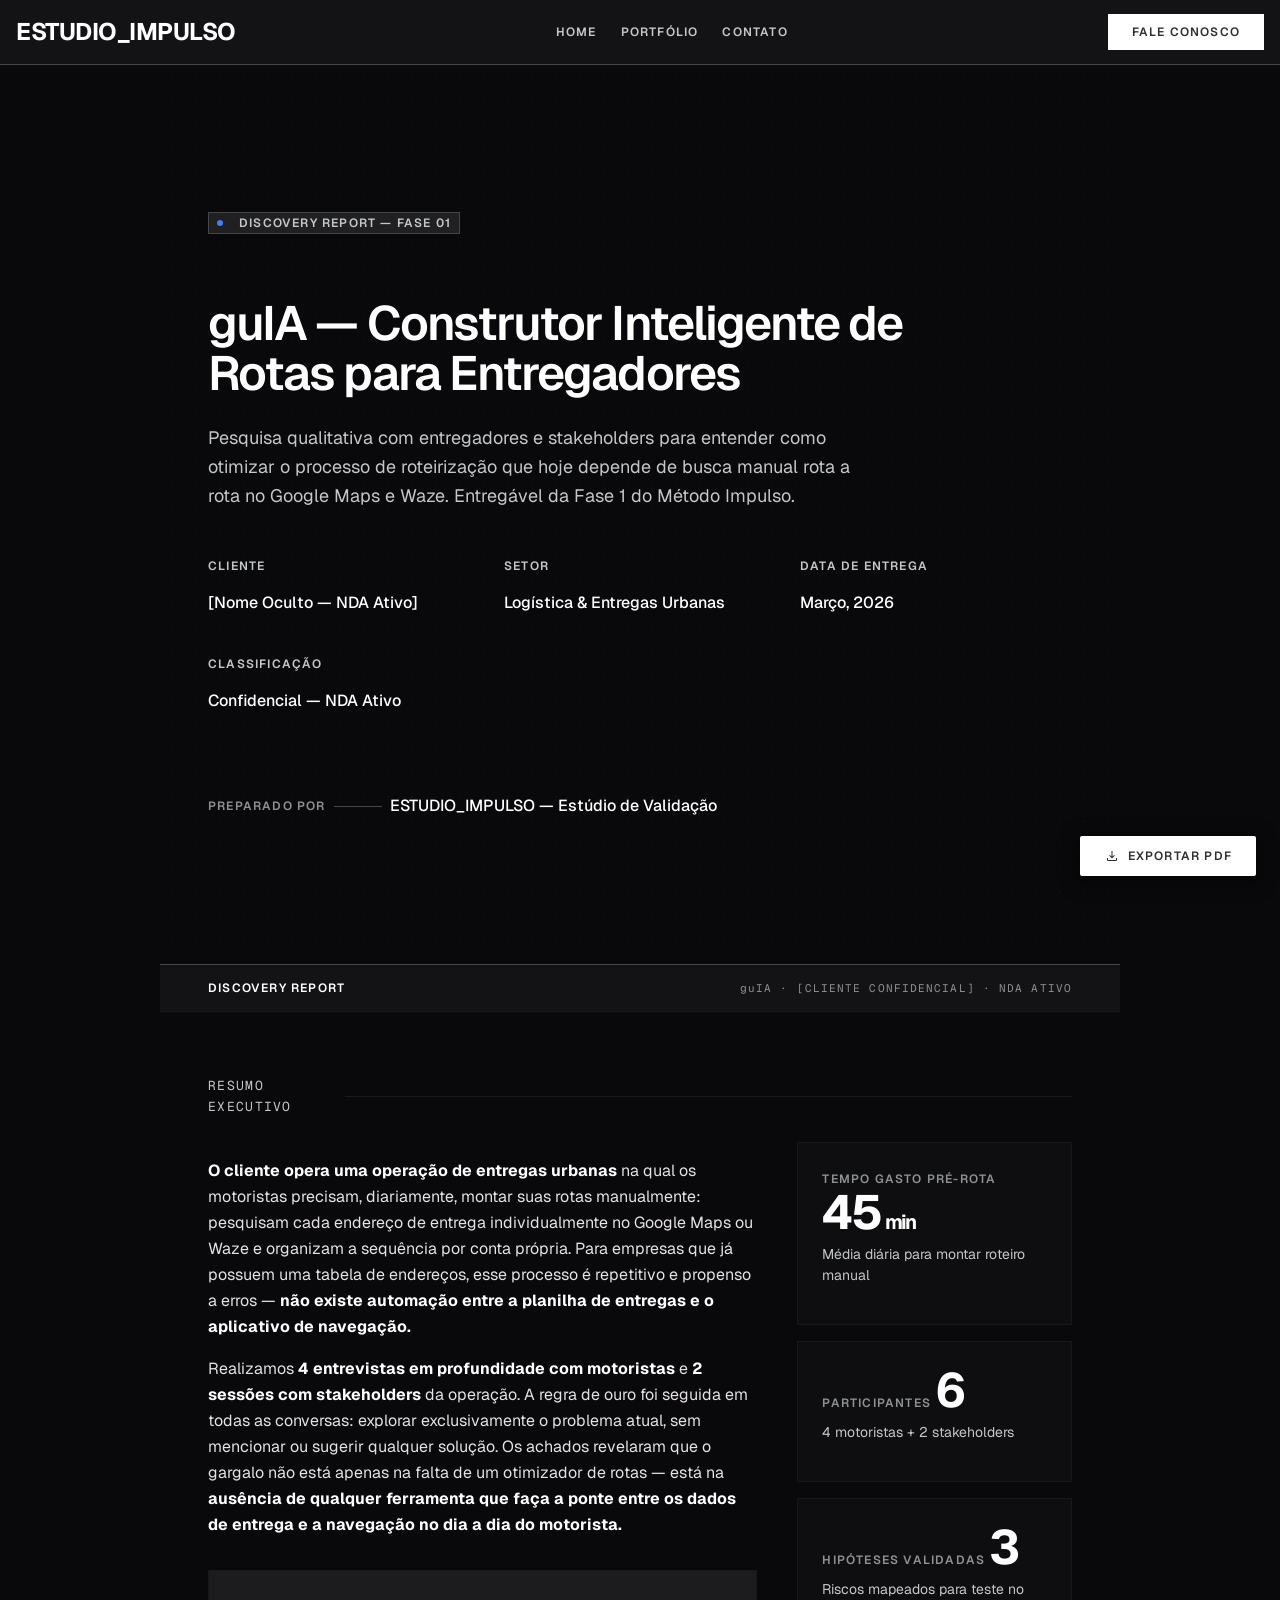
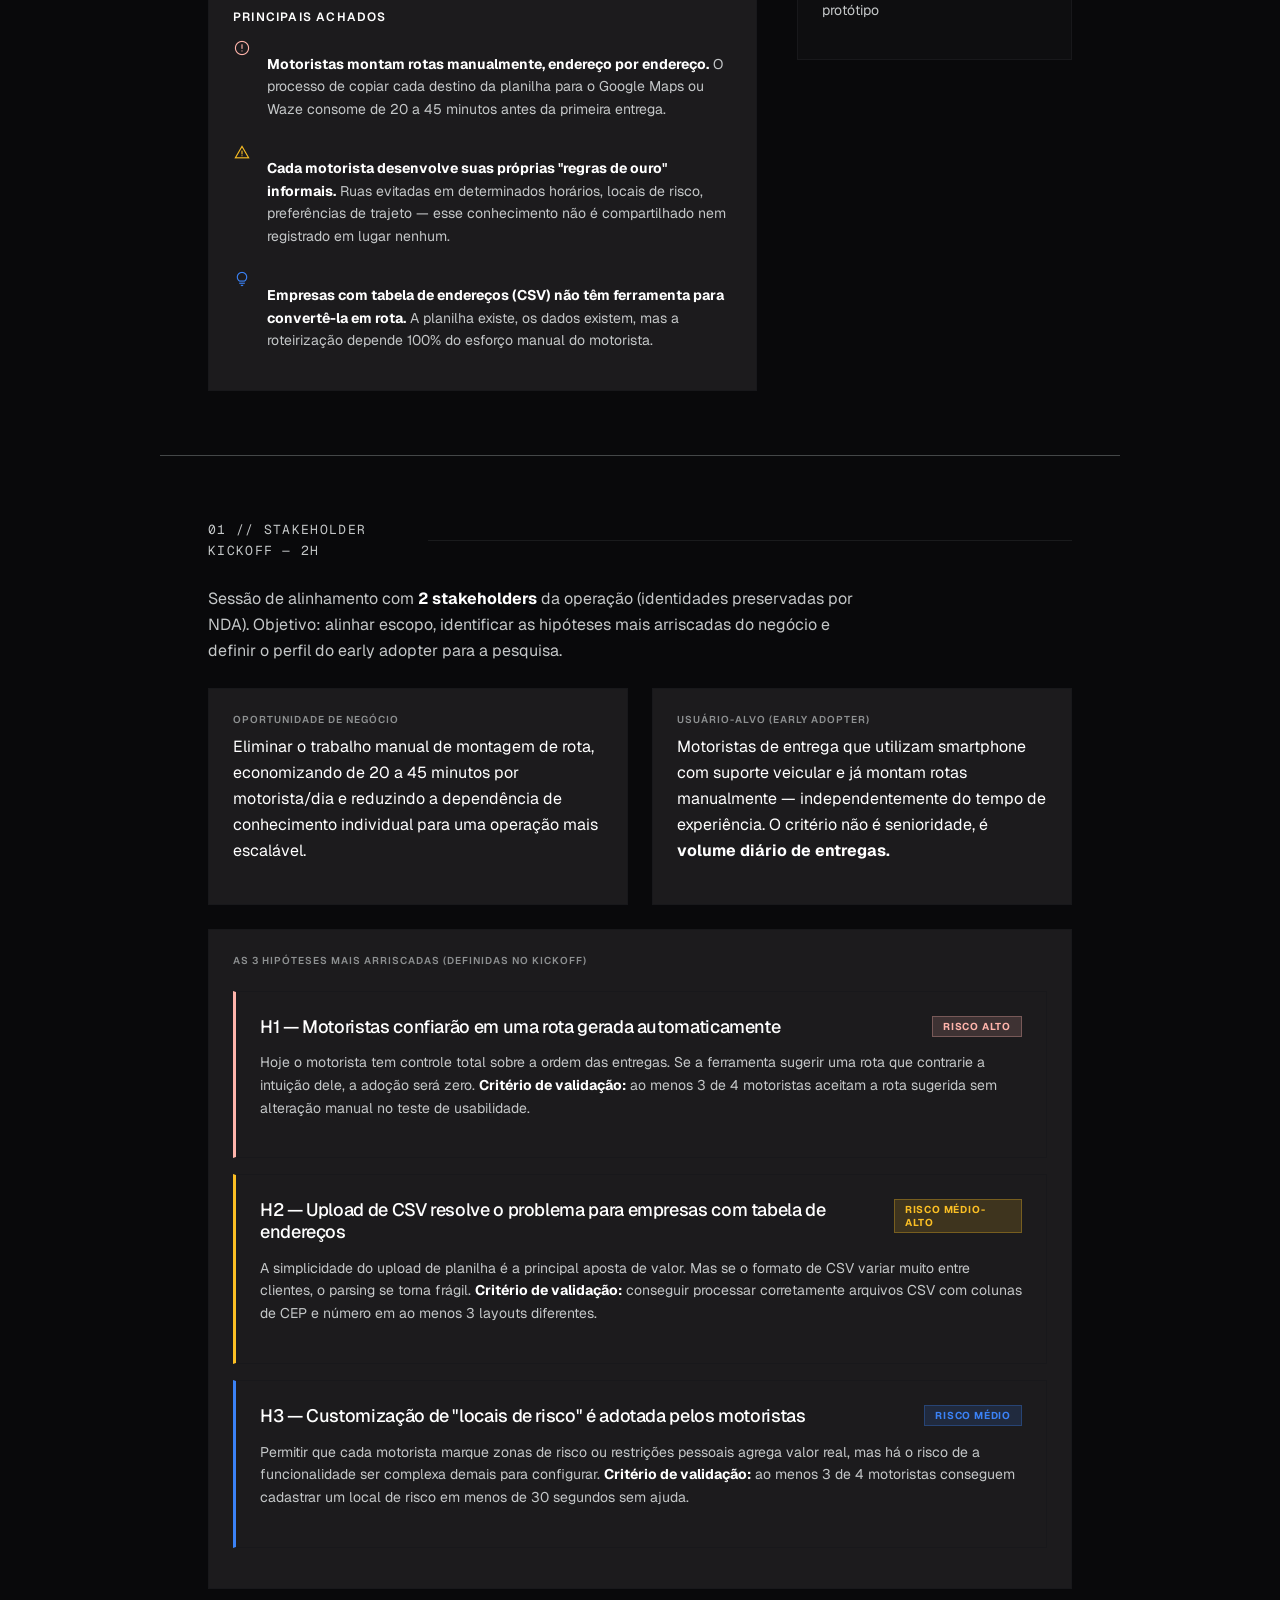
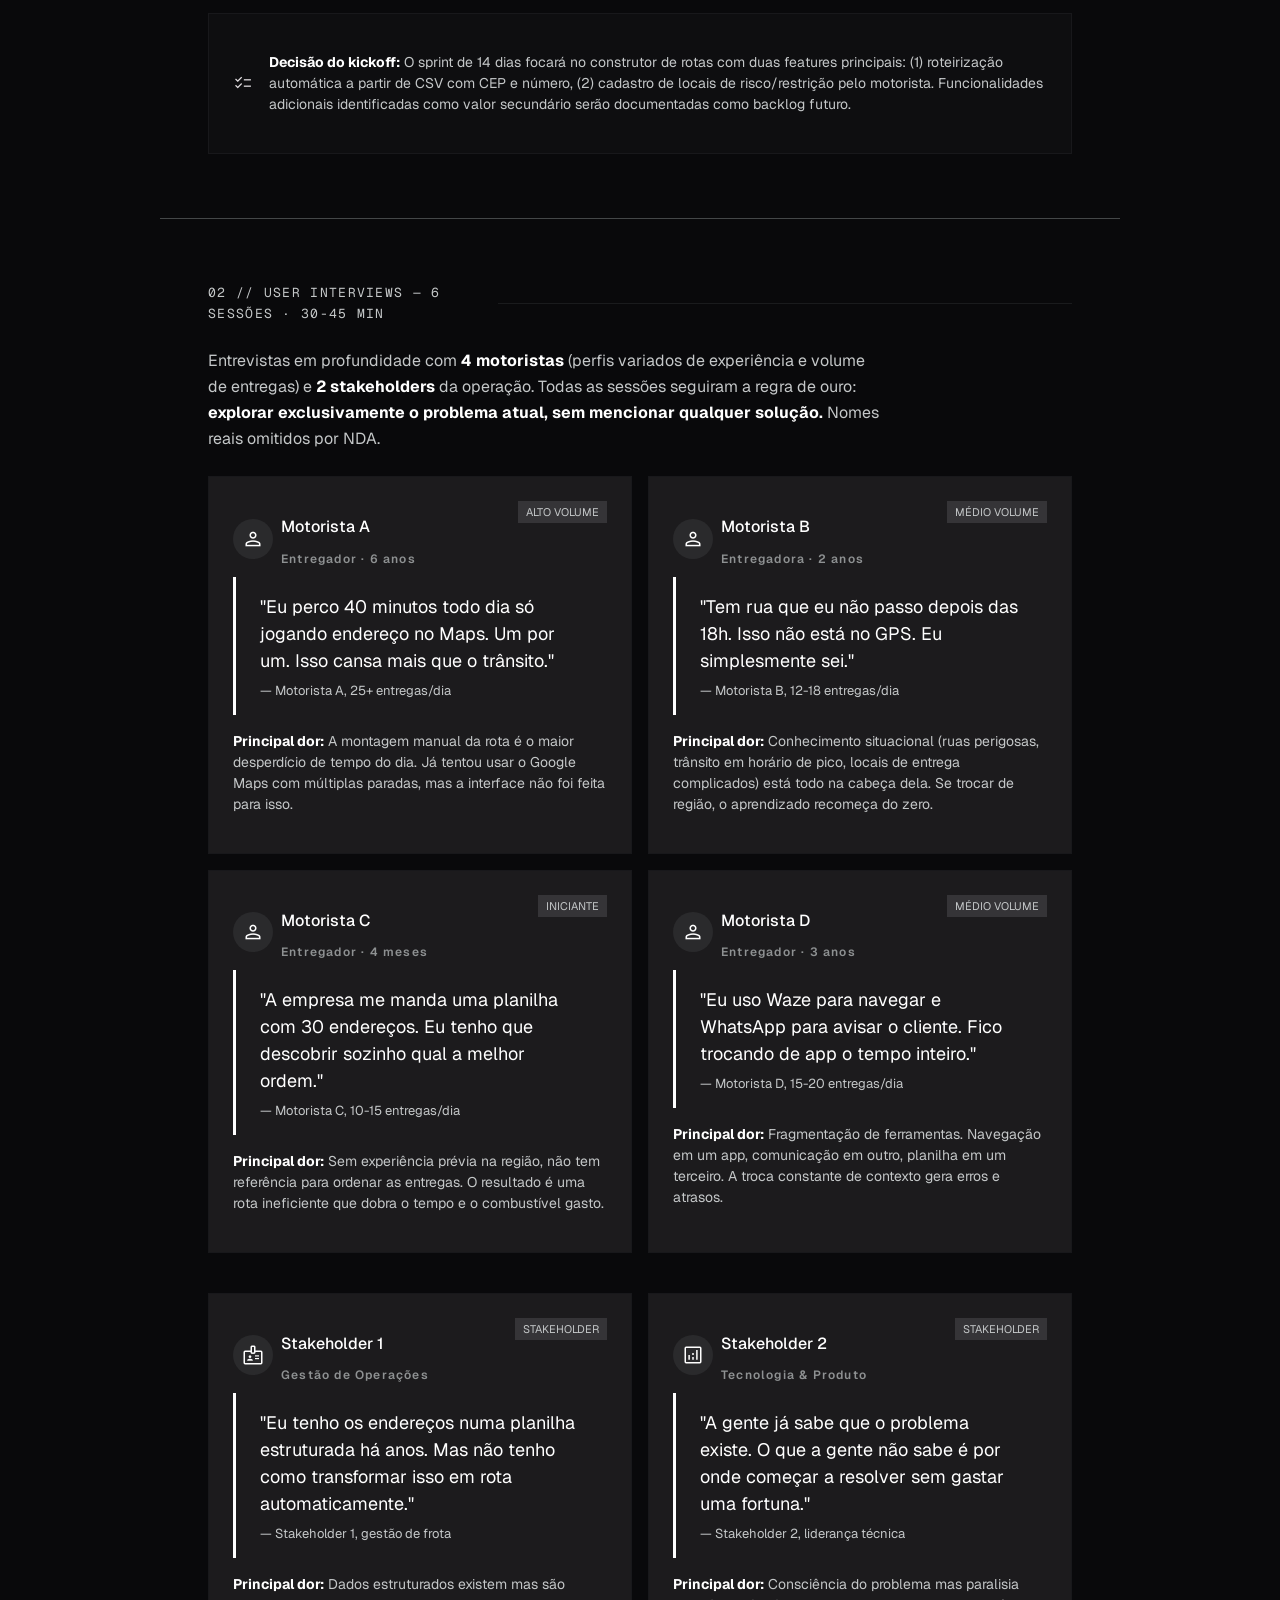
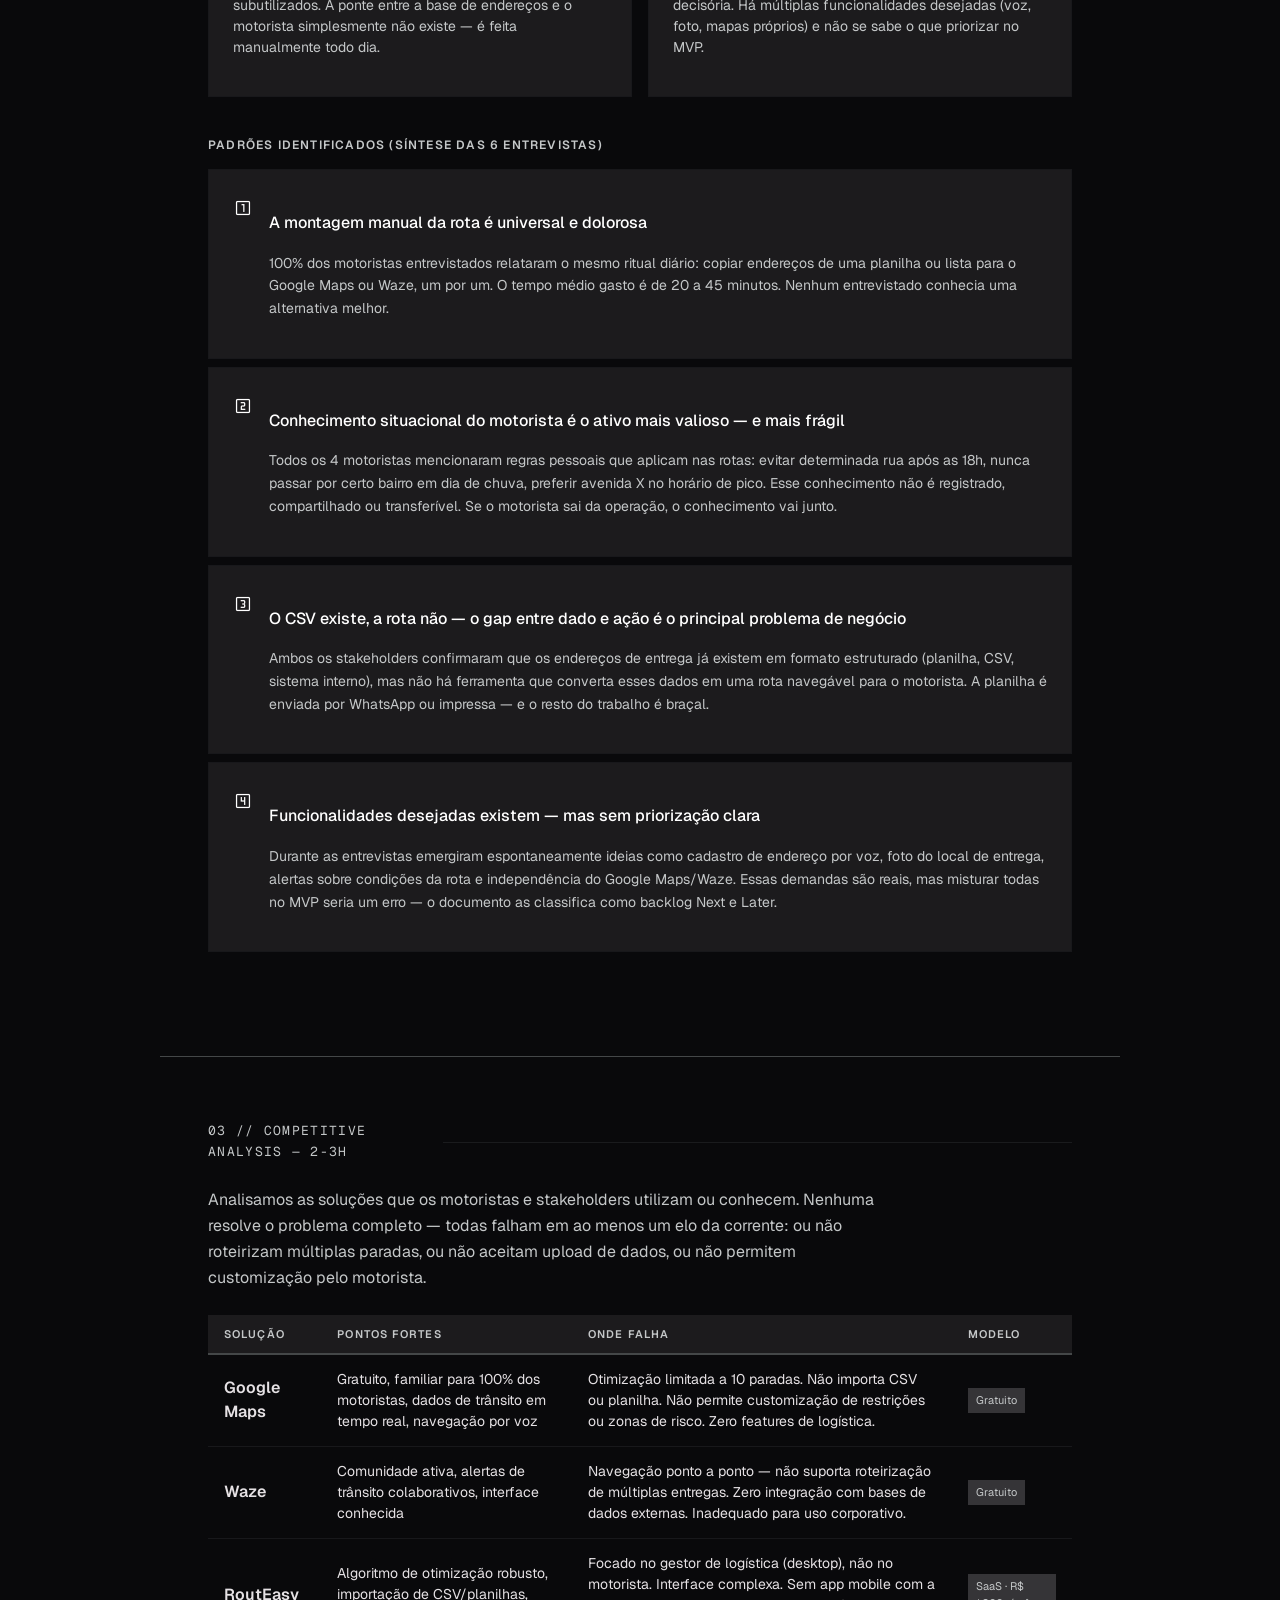
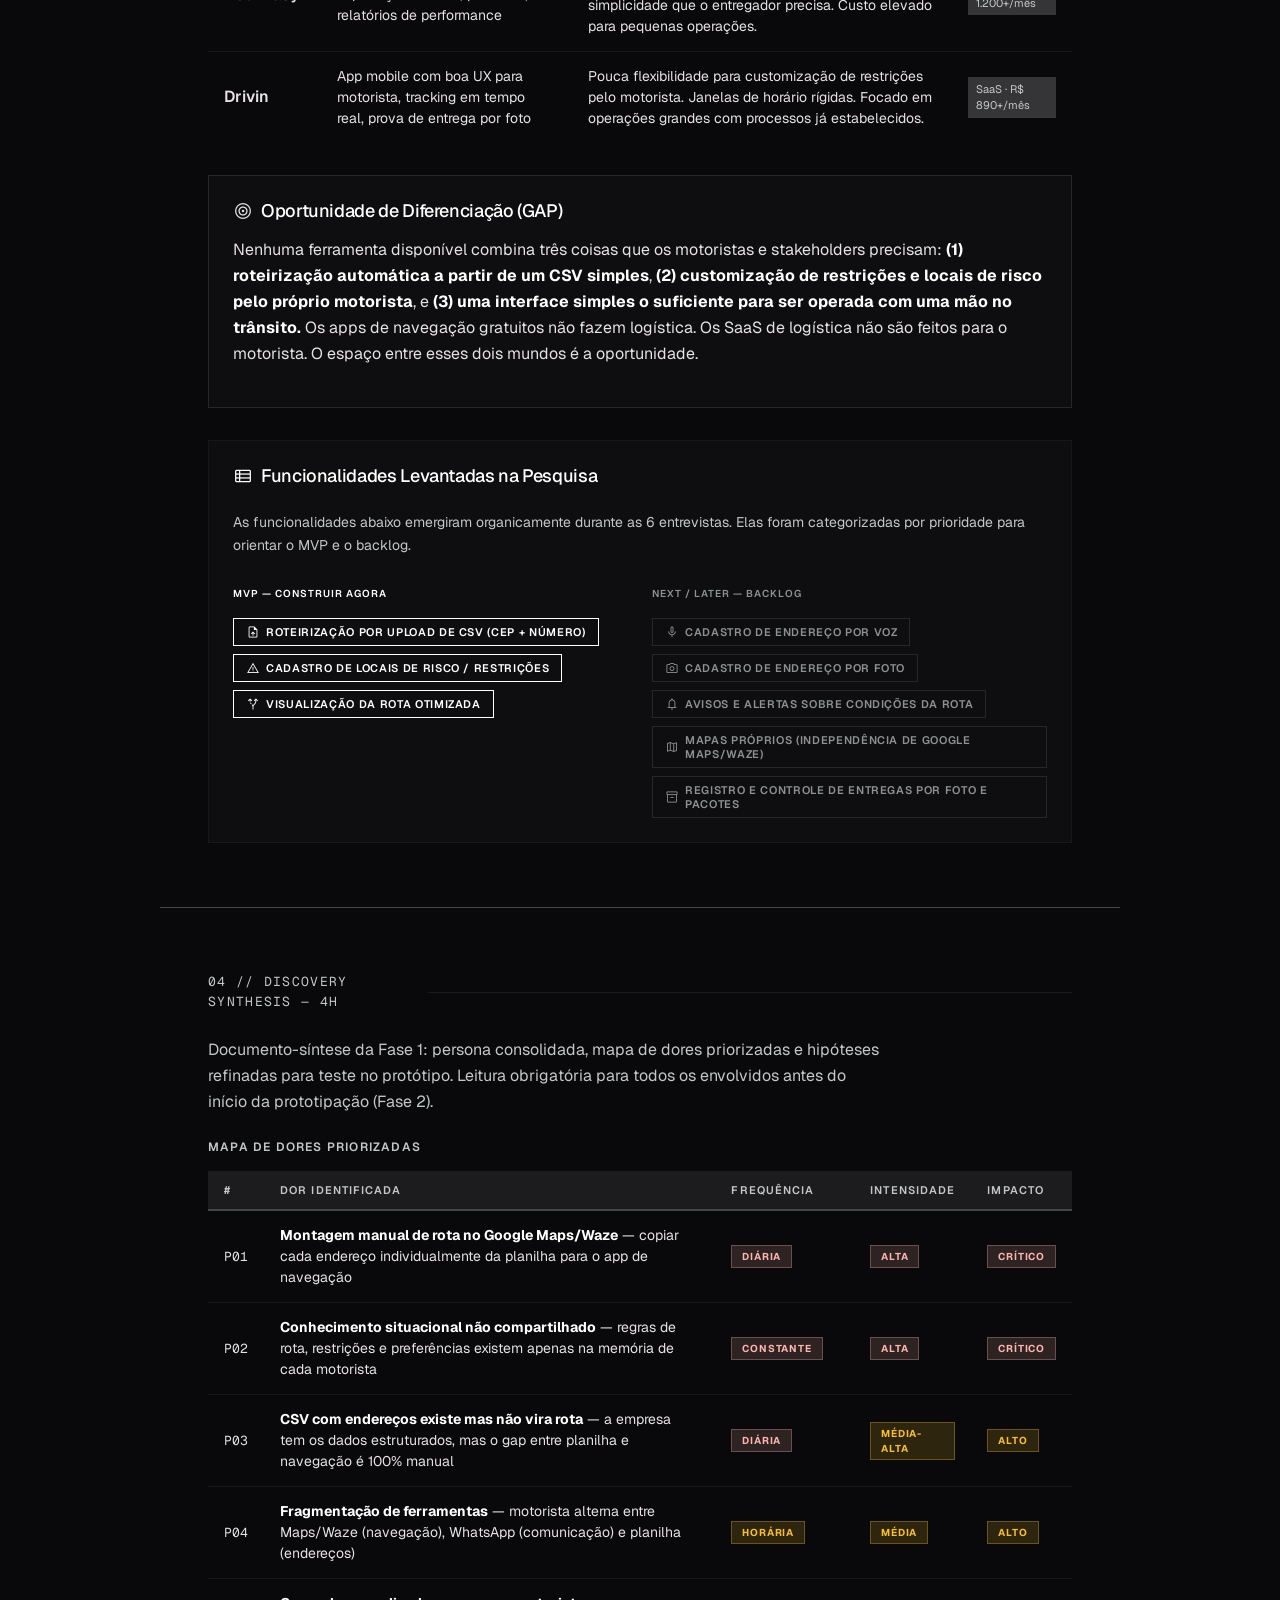
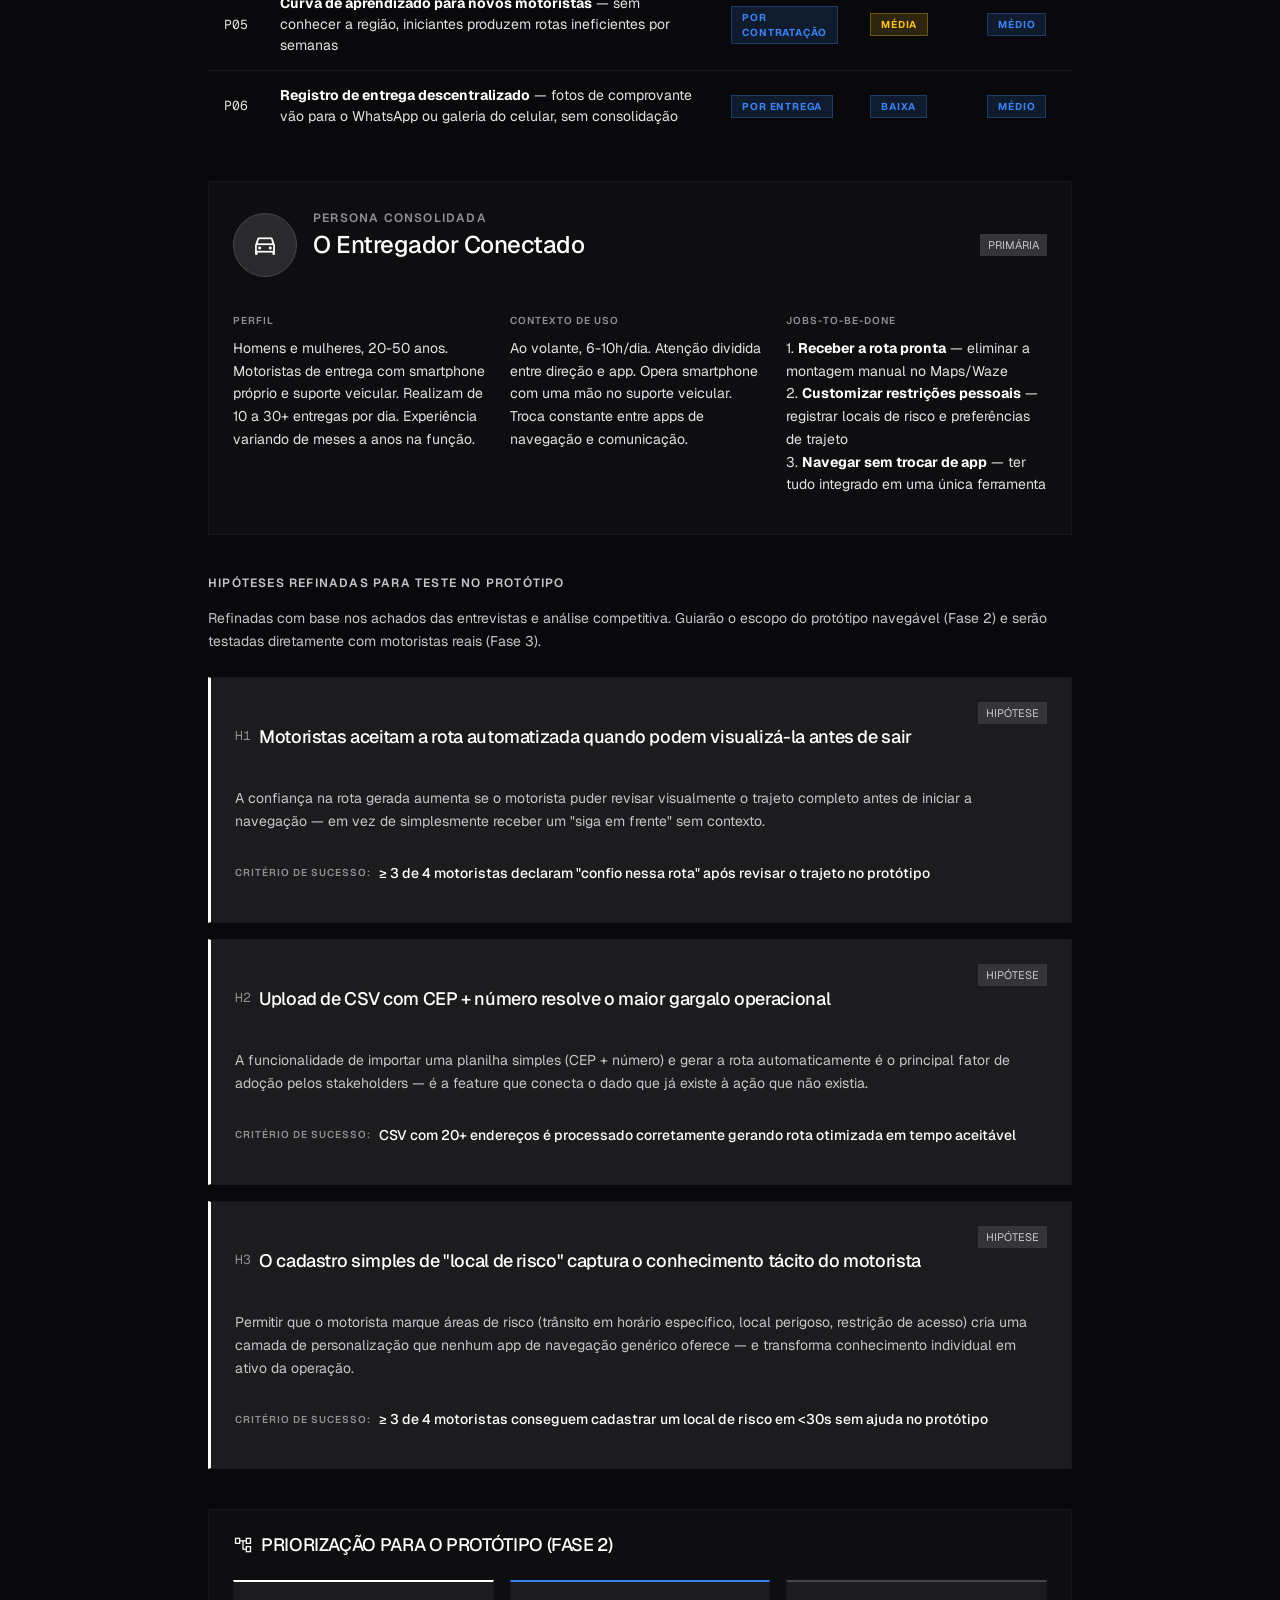
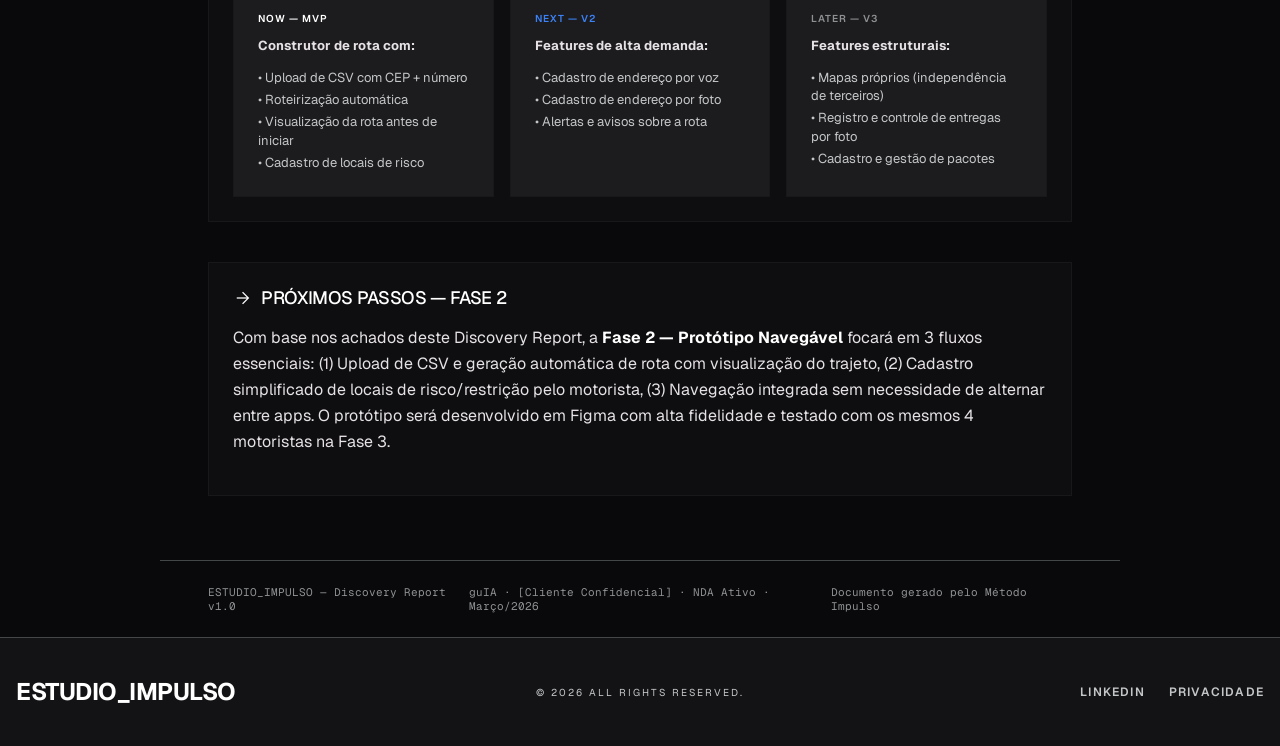
<file: showcase-guia/discovery-report.html>
<!DOCTYPE html>
<html class="dark" lang="pt-BR">
<head>
  <meta charset="utf-8">
  <meta content="width=device-width, initial-scale=1.0" name="viewport">
  <title>Discovery Report — guIA | ESTUDIO_IMPULSO</title>
  <meta property="og:type" content="website">
  <meta property="og:site_name" content="ESTUDIO_IMPULSO">
  <meta property="og:title" content="Discovery Report — guIA | ESTUDIO_IMPULSO">
  <meta property="og:description" content="Documento de descoberta do produto: pesquisa qualitativa, análise competitiva e hipóteses priorizadas para validação. Entregável da Fase 1 do Método Impulso.">
  <link rel="stylesheet" href="../css/styles.css">
  <style>
    .report-wrapper {
      max-width: 960px;
      margin: 0 auto;
      background: var(--color-bg);
    }
    .report-cover {
      min-height: 100vh;
      display: flex;
      flex-direction: column;
      justify-content: center;
      padding: 80px 48px;
      position: relative;
      overflow: hidden;
      border-bottom: 1px solid var(--color-outline-variant);
    }
    .report-cover::after {
      content: '';
      position: absolute;
      inset: 0;
      background-image: radial-gradient(#18181b 1px, transparent 1px);
      background-size: 24px 24px;
      opacity: 0.4;
      pointer-events: none;
    }
    .report-section {
      padding: 64px 48px;
      border-bottom: 1px solid var(--color-outline-variant);
      page-break-inside: avoid;
    }
    .report-section:last-child { border-bottom: none; }
    .report-header-strip {
      display: flex;
      align-items: center;
      justify-content: space-between;
      padding: 16px 48px;
      background: var(--color-surface);
      border-bottom: 1px solid var(--color-border-subtle);
      position: sticky;
      top: 64px;
      z-index: 20;
    }
    .page-marker {
      font-family: 'Geist Mono', monospace;
      font-size: 11px;
      color: var(--color-outline);
      letter-spacing: 0.1em;
    }
    .report-table {
      width: 100%;
      border-collapse: collapse;
      font-family: 'Geist', sans-serif;
      font-size: 14px;
    }
    .report-table th {
      text-align: left;
      padding: 12px 16px;
      font-weight: 600;
      font-size: 11px;
      letter-spacing: 0.1em;
      text-transform: uppercase;
      color: var(--color-on-surface-variant);
      border-bottom: 2px solid var(--color-outline-variant);
      background: var(--color-surface-container-low);
    }
    .report-table td {
      padding: 14px 16px;
      border-bottom: 1px solid var(--color-border-subtle);
      color: var(--color-on-surface);
      line-height: 1.5;
    }
    .report-table tr:last-child td { border-bottom: none; }
    .report-table tr:hover td { background: rgba(255,255,255,0.02); }
    .sev-critical {
      display: inline-block;
      padding: 3px 10px;
      font-size: 10px;
      font-weight: 700;
      letter-spacing: 0.08em;
      text-transform: uppercase;
      background: rgba(255,180,171,0.15);
      color: var(--color-error);
      border: 1px solid rgba(255,180,171,0.3);
    }
    .sev-high {
      display: inline-block;
      padding: 3px 10px;
      font-size: 10px;
      font-weight: 700;
      letter-spacing: 0.08em;
      text-transform: uppercase;
      background: rgba(251,191,36,0.15);
      color: #fbbf24;
      border: 1px solid rgba(251,191,36,0.3);
    }
    .sev-medium {
      display: inline-block;
      padding: 3px 10px;
      font-size: 10px;
      font-weight: 700;
      letter-spacing: 0.08em;
      text-transform: uppercase;
      background: rgba(59,130,246,0.15);
      color: var(--color-accent);
      border: 1px solid rgba(59,130,246,0.3);
    }
    .sev-low {
      display: inline-block;
      padding: 3px 10px;
      font-size: 10px;
      font-weight: 700;
      letter-spacing: 0.08em;
      text-transform: uppercase;
      background: rgba(255,255,255,0.06);
      color: var(--color-outline);
      border: 1px solid rgba(255,255,255,0.1);
    }
    .report-quote {
      border-left: 3px solid var(--color-primary);
      padding: 16px 24px;
      margin: 24px 0;
      background: var(--color-surface-container-low);
    }
    .report-quote blockquote {
      margin: 0;
      font-family: 'Geist', sans-serif;
      font-size: 18px;
      line-height: 1.5;
      color: var(--color-primary);
      font-weight: 400;
    }
    .report-quote .quote-attrib {
      font-size: 13px;
      color: var(--color-on-surface-variant);
      margin-top: 8px;
    }
    .hypothesis-block {
      border: 1px solid var(--color-border-subtle);
      padding: 24px;
      margin-bottom: 16px;
      background: var(--color-surface-container-low);
    }
    .report-page-footer {
      padding: 24px 48px;
      border-top: 1px solid var(--color-outline-variant);
      display: flex;
      justify-content: space-between;
      align-items: center;
      font-family: 'Geist Mono', monospace;
      font-size: 11px;
      color: var(--color-outline);
    }
    .print-bar {
      position: fixed;
      bottom: 24px;
      right: 24px;
      z-index: 100;
    }
    .feature-tag {
      display: inline-flex;
      align-items: center;
      gap: 6px;
      padding: 6px 12px;
      font-size: 11px;
      font-weight: 600;
      letter-spacing: 0.06em;
      text-transform: uppercase;
      border: 1px solid var(--color-outline-variant);
      color: var(--color-on-surface-variant);
    }
    .feature-tag.mvp { border-color: var(--color-primary); color: var(--color-primary); }
    .feature-tag.later { border-color: var(--color-border-hover); color: var(--color-outline); }
    .anon-badge {
      display: inline-flex;
      align-items: center;
      gap: 6px;
      padding: 4px 10px;
      font-family: 'Geist Mono', monospace;
      font-size: 11px;
      letter-spacing: 0.06em;
      color: var(--color-outline);
      border: 1px solid var(--color-border-hover);
    }

    @media print {
      body { background: #fff !important; color: #000 !important; }
      .site-nav, .print-bar, .report-header-strip { display: none !important; }
      .report-cover { min-height: auto; padding: 60px 40px; page-break-after: always; }
      .report-wrapper { max-width: 100%; }
      .report-section { padding: 40px; }
      .report-cover::after { opacity: 0.1; }
      .report-quote { background: #f5f5f5; }
      .hypothesis-block, .bento-card { border-color: #ddd; }
      .report-table th { background: #f0f0f0; }
      :root {
        --color-bg: #fff;
        --color-surface: #fafafa;
        --color-surface-container-low: #f5f5f5;
        --color-primary: #000;
        --color-on-surface: #111;
        --color-on-surface-variant: #555;
        --color-outline: #999;
        --color-outline-variant: #ddd;
        --color-border-subtle: #e0e0e0;
        --color-border-hover: #ccc;
      }
    }
    @media (max-width: 767px) {
      .report-cover { padding: 60px 24px; }
      .report-section { padding: 40px 24px; }
      .report-header-strip { padding: 12px 24px; }
      .report-page-footer { padding: 16px 24px; flex-direction: column; gap: 8px; }
    }
  </style>
</head>
<body class="bg-dim">

<nav class="site-nav">
  <div class="nav-inner">
    <a href="../index.html" class="nav-brand">ESTUDIO_IMPULSO</a>
    <div class="nav-links">
      <a href="../index.html" class="nav-link">Home</a>
      <a href="../portfolio/" class="nav-link">Portfólio</a>
      <a href="../contato/" class="nav-link">Contato</a>
    </div>
    <a href="../contato/" class="btn-primary">Fale conosco</a>
  </div>
</nav>

<div class="print-bar">
  <button onclick="window.print()" class="btn-primary" style="border-radius: 2px; box-shadow: 0 4px 20px rgba(0,0,0,0.5);">
    <span class="material-symbols-outlined" style="font-size: 16px;">download</span>
    Exportar PDF
  </button>
</div>

<main class="report-wrapper">

  <!-- ========== COVER ========== -->
  <section class="report-cover">
    <div style="position: relative; z-index: 1;">
      <div class="badge mb-lg">
        <span class="status-dot status-dot-accent"></span>
        <span class="font-label-caps text-on-surface-variant uppercase tracking-widest">DISCOVERY REPORT — FASE 01</span>
      </div>

      <h1 class="font-display-lg md-text-display-lg text-primary tracking-tighter mb-lg" style="line-height: 1.05; max-width: 720px;">
        guIA — Construtor Inteligente de Rotas para Entregadores
      </h1>

      <p class="font-body-md md-text-lg text-on-surface-variant max-w-2xl leading-relaxed mb-xl">
        Pesquisa qualitativa com entregadores e stakeholders para entender como otimizar o processo de roteirização que hoje depende de busca manual rota a rota no Google Maps e Waze. Entregável da Fase 1 do Método Impulso.
      </p>

      <div style="display: grid; grid-template-columns: repeat(auto-fit, minmax(200px, 1fr)); gap: 24px; margin-top: 48px;">
        <div>
          <span class="form-label" style="margin-bottom: 4px;">CLIENTE</span>
          <p class="font-body-md text-primary font-medium">[Nome Oculto — NDA Ativo]</p>
        </div>
        <div>
          <span class="form-label" style="margin-bottom: 4px;">SETOR</span>
          <p class="font-body-md text-primary font-medium">Logística &amp; Entregas Urbanas</p>
        </div>
        <div>
          <span class="form-label" style="margin-bottom: 4px;">DATA DE ENTREGA</span>
          <p class="font-body-md text-primary font-medium">Março, 2026</p>
        </div>
        <div>
          <span class="form-label" style="margin-bottom: 4px;">CLASSIFICAÇÃO</span>
          <p class="font-body-md text-primary font-medium">Confidencial — NDA Ativo</p>
        </div>
      </div>

      <div style="margin-top: 64px;">
        <div class="flex items-center gap-sm">
          <span class="font-label-caps text-outline">PREPARADO POR</span>
          <div style="width: 48px; height: 1px; background: var(--color-outline-variant);"></div>
          <span class="font-body-md text-primary font-medium">ESTUDIO_IMPULSO — Estúdio de Validação</span>
        </div>
      </div>
    </div>
  </section>

  <!-- ========== HEADER STRIP ========== -->
  <div class="report-header-strip">
    <span class="font-label-caps text-primary">DISCOVERY REPORT</span>
    <span class="page-marker">guIA · [CLIENTE CONFIDENCIAL] · NDA ATIVO</span>
  </div>

  <!-- ========== EXECUTIVE SUMMARY ========== -->
  <section class="report-section">
    <div class="section-divider mb-lg">
      <span class="font-mono-code text-on-surface-variant tracking-widest uppercase">RESUMO EXECUTIVO</span>
      <div class="section-divider-line"></div>
    </div>

    <div style="display: grid; grid-template-columns: 2fr 1fr; gap: 40px;">
      <div>
        <p class="font-body-md text-on-surface leading-relaxed mb-md">
          <strong class="text-primary">O cliente opera uma operação de entregas urbanas</strong> na qual os motoristas precisam, diariamente, montar suas rotas manualmente: pesquisam cada endereço de entrega individualmente no Google Maps ou Waze e organizam a sequência por conta própria. Para empresas que já possuem uma tabela de endereços, esse processo é repetitivo e propenso a erros — <strong class="text-primary">não existe automação entre a planilha de entregas e o aplicativo de navegação.</strong>
        </p>
        <p class="font-body-md text-on-surface leading-relaxed mb-md">
          Realizamos <strong class="text-primary">4 entrevistas em profundidade com motoristas</strong> e <strong class="text-primary">2 sessões com stakeholders</strong> da operação. A regra de ouro foi seguida em todas as conversas: explorar exclusivamente o problema atual, sem mencionar ou sugerir qualquer solução. Os achados revelaram que o gargalo não está apenas na falta de um otimizador de rotas — está na <strong class="text-primary">ausência de qualquer ferramenta que faça a ponte entre os dados de entrega e a navegação no dia a dia do motorista.</strong>
        </p>

        <div class="bento-card space-y-md" style="margin-top: 32px;">
          <h4 class="font-label-caps text-primary">PRINCIPAIS ACHADOS</h4>
          <div class="space-y-sm">
            <div class="flex gap-md">
              <span class="material-symbols-outlined text-error" style="font-size: 18px; flex-shrink: 0;">error</span>
              <p class="font-body-sm text-on-surface-variant leading-relaxed"><strong class="text-primary">Motoristas montam rotas manualmente, endereço por endereço.</strong> O processo de copiar cada destino da planilha para o Google Maps ou Waze consome de 20 a 45 minutos antes da primeira entrega.</p>
            </div>
            <div class="flex gap-md">
              <span class="material-symbols-outlined" style="font-size: 18px; flex-shrink: 0; color: #fbbf24;">warning</span>
              <p class="font-body-sm text-on-surface-variant leading-relaxed"><strong class="text-primary">Cada motorista desenvolve suas próprias "regras de ouro" informais.</strong> Ruas evitadas em determinados horários, locais de risco, preferências de trajeto — esse conhecimento não é compartilhado nem registrado em lugar nenhum.</p>
            </div>
            <div class="flex gap-md">
              <span class="material-symbols-outlined text-accent" style="font-size: 18px; flex-shrink: 0; color: var(--color-accent);">lightbulb</span>
              <p class="font-body-sm text-on-surface-variant leading-relaxed"><strong class="text-primary">Empresas com tabela de endereços (CSV) não têm ferramenta para convertê-la em rota.</strong> A planilha existe, os dados existem, mas a roteirização depende 100% do esforço manual do motorista.</p>
            </div>
          </div>
        </div>
      </div>

      <div class="space-y-md">
        <div class="bento-card space-y-sm" style="background: var(--color-surface-container-lowest);">
          <span class="font-label-caps text-outline">TEMPO GASTO PRÉ-ROTA</span>
          <span class="font-display-lg text-primary font-bold" style="font-size: 48px; line-height: 1;">45<small style="font-size: 20px;"> min</small></span>
          <p class="font-body-sm text-on-surface-variant">Média diária para montar roteiro manual</p>
        </div>
        <div class="bento-card space-y-sm" style="background: var(--color-surface-container-lowest);">
          <span class="font-label-caps text-outline">PARTICIPANTES</span>
          <span class="font-display-lg text-primary font-bold" style="font-size: 48px; line-height: 1;">6</span>
          <p class="font-body-sm text-on-surface-variant">4 motoristas + 2 stakeholders</p>
        </div>
        <div class="bento-card space-y-sm" style="background: var(--color-surface-container-lowest);">
          <span class="font-label-caps text-outline">HIPÓTESES VALIDADAS</span>
          <span class="font-display-lg text-primary font-bold" style="font-size: 48px; line-height: 1;">3</span>
          <p class="font-body-sm text-on-surface-variant">Riscos mapeados para teste no protótipo</p>
        </div>
      </div>
    </div>
  </section>

  <!-- ========== SECTION 01 — STAKEHOLDER KICKOFF (2h) ========== -->
  <section class="report-section">
    <div class="section-divider mb-lg">
      <span class="font-mono-code text-on-surface-variant tracking-widest uppercase">01 // STAKEHOLDER KICKOFF — 2H</span>
      <div class="section-divider-line"></div>
    </div>

    <p class="font-body-md text-on-surface-variant mb-lg max-w-2xl leading-relaxed">
      Sessão de alinhamento com <strong class="text-primary">2 stakeholders</strong> da operação (identidades preservadas por NDA). Objetivo: alinhar escopo, identificar as hipóteses mais arriscadas do negócio e definir o perfil do early adopter para a pesquisa.
    </p>

    <div style="display: grid; grid-template-columns: 1fr 1fr; gap: 24px; margin-bottom: 24px;">
      <div class="bento-card space-y-sm">
        <span class="form-label" style="font-size: 10px; color: var(--color-outline);">OPORTUNIDADE DE NEGÓCIO</span>
        <p class="font-body-md text-primary leading-relaxed">Eliminar o trabalho manual de montagem de rota, economizando de 20 a 45 minutos por motorista/dia e reduzindo a dependência de conhecimento individual para uma operação mais escalável.</p>
      </div>
      <div class="bento-card space-y-sm">
        <span class="form-label" style="font-size: 10px; color: var(--color-outline);">USUÁRIO-ALVO (EARLY ADOPTER)</span>
        <p class="font-body-md text-primary leading-relaxed">Motoristas de entrega que utilizam smartphone com suporte veicular e já montam rotas manualmente — independentemente do tempo de experiência. O critério não é senioridade, é <strong>volume diário de entregas.</strong></p>
      </div>
    </div>

    <div class="bento-card space-y-lg" style="margin-bottom: 24px;">
      <span class="form-label" style="font-size: 10px; color: var(--color-outline);">AS 3 HIPÓTESES MAIS ARRISCADAS (DEFINIDAS NO KICKOFF)</span>
      <div class="space-y-md">
        <div class="hypothesis-block" style="border-left: 3px solid var(--color-error);">
          <div class="flex justify-between items-start mb-sm">
            <span class="font-headline-lg text-primary" style="font-size: 18px;">H1 — Motoristas confiarão em uma rota gerada automaticamente</span>
            <span class="sev-critical">RISCO ALTO</span>
          </div>
          <p class="font-body-sm text-on-surface-variant leading-relaxed">Hoje o motorista tem controle total sobre a ordem das entregas. Se a ferramenta sugerir uma rota que contrarie a intuição dele, a adoção será zero. <strong class="text-primary">Critério de validação:</strong> ao menos 3 de 4 motoristas aceitam a rota sugerida sem alteração manual no teste de usabilidade.</p>
        </div>
        <div class="hypothesis-block" style="border-left: 3px solid #fbbf24;">
          <div class="flex justify-between items-start mb-sm">
            <span class="font-headline-lg text-primary" style="font-size: 18px;">H2 — Upload de CSV resolve o problema para empresas com tabela de endereços</span>
            <span class="sev-high">RISCO MÉDIO-ALTO</span>
          </div>
          <p class="font-body-sm text-on-surface-variant leading-relaxed">A simplicidade do upload de planilha é a principal aposta de valor. Mas se o formato de CSV variar muito entre clientes, o parsing se torna frágil. <strong class="text-primary">Critério de validação:</strong> conseguir processar corretamente arquivos CSV com colunas de CEP e número em ao menos 3 layouts diferentes.</p>
        </div>
        <div class="hypothesis-block" style="border-left: 3px solid var(--color-accent);">
          <div class="flex justify-between items-start mb-sm">
            <span class="font-headline-lg text-primary" style="font-size: 18px;">H3 — Customização de "locais de risco" é adotada pelos motoristas</span>
            <span class="sev-medium">RISCO MÉDIO</span>
          </div>
          <p class="font-body-sm text-on-surface-variant leading-relaxed">Permitir que cada motorista marque zonas de risco ou restrições pessoais agrega valor real, mas há o risco de a funcionalidade ser complexa demais para configurar. <strong class="text-primary">Critério de validação:</strong> ao menos 3 de 4 motoristas conseguem cadastrar um local de risco em menos de 30 segundos sem ajuda.</p>
        </div>
      </div>
    </div>

    <div class="flex items-center gap-md p-lg bento-border" style="background: var(--color-surface-container-lowest);">
      <span class="material-symbols-outlined text-accent" style="font-size: 20px; flex-shrink: 0;">checklist</span>
      <p class="font-body-sm text-on-surface-variant"><strong class="text-primary">Decisão do kickoff:</strong> O sprint de 14 dias focará no construtor de rotas com duas features principais: (1) roteirização automática a partir de CSV com CEP e número, (2) cadastro de locais de risco/restrição pelo motorista. Funcionalidades adicionais identificadas como valor secundário serão documentadas como backlog futuro.</p>
    </div>
  </section>

  <!-- ========== SECTION 02 — USER INTERVIEWS (4 motoristas + 2 stakeholders) ========== -->
  <section class="report-section">
    <div class="section-divider mb-lg">
      <span class="font-mono-code text-on-surface-variant tracking-widest uppercase">02 // USER INTERVIEWS — 6 SESSÕES · 30-45 MIN</span>
      <div class="section-divider-line"></div>
    </div>

    <p class="font-body-md text-on-surface-variant mb-lg max-w-2xl leading-relaxed">
      Entrevistas em profundidade com <strong class="text-primary">4 motoristas</strong> (perfis variados de experiência e volume de entregas) e <strong class="text-primary">2 stakeholders</strong> da operação. Todas as sessões seguiram a regra de ouro: <strong class="text-primary">explorar exclusivamente o problema atual, sem mencionar qualquer solução.</strong> Nomes reais omitidos por NDA.
    </p>

    <div style="display: grid; grid-template-columns: repeat(auto-fit, minmax(280px, 1fr)); gap: 16px; margin-bottom: 40px;">
      <div class="bento-card space-y-md">
        <div class="flex items-start justify-between">
          <div class="flex items-center gap-sm">
            <div style="width: 40px; height: 40px; border-radius: 50%; background: var(--color-surface-container-high); display: flex; align-items: center; justify-content: center;">
              <span class="material-symbols-outlined text-primary">person</span>
            </div>
            <div>
              <p class="font-body-md text-primary font-medium" style="line-height: 1.2;">Motorista A</p>
              <p class="font-label-caps text-outline">Entregador · 6 anos</p>
            </div>
          </div>
          <span class="tag">ALTO VOLUME</span>
        </div>
        <div class="report-quote" style="margin: 0;">
          <blockquote>"Eu perco 40 minutos todo dia só jogando endereço no Maps. Um por um. Isso cansa mais que o trânsito."</blockquote>
          <div class="quote-attrib">— Motorista A, 25+ entregas/dia</div>
        </div>
        <p class="font-body-sm text-on-surface-variant"><strong class="text-primary">Principal dor:</strong> A montagem manual da rota é o maior desperdício de tempo do dia. Já tentou usar o Google Maps com múltiplas paradas, mas a interface não foi feita para isso.</p>
      </div>

      <div class="bento-card space-y-md">
        <div class="flex items-start justify-between">
          <div class="flex items-center gap-sm">
            <div style="width: 40px; height: 40px; border-radius: 50%; background: var(--color-surface-container-high); display: flex; align-items: center; justify-content: center;">
              <span class="material-symbols-outlined text-primary">person</span>
            </div>
            <div>
              <p class="font-body-md text-primary font-medium" style="line-height: 1.2;">Motorista B</p>
              <p class="font-label-caps text-outline">Entregadora · 2 anos</p>
            </div>
          </div>
          <span class="tag">MÉDIO VOLUME</span>
        </div>
        <div class="report-quote" style="margin: 0;">
          <blockquote>"Tem rua que eu não passo depois das 18h. Isso não está no GPS. Eu simplesmente sei."</blockquote>
          <div class="quote-attrib">— Motorista B, 12-18 entregas/dia</div>
        </div>
        <p class="font-body-sm text-on-surface-variant"><strong class="text-primary">Principal dor:</strong> Conhecimento situacional (ruas perigosas, trânsito em horário de pico, locais de entrega complicados) está todo na cabeça dela. Se trocar de região, o aprendizado recomeça do zero.</p>
      </div>

      <div class="bento-card space-y-md">
        <div class="flex items-start justify-between">
          <div class="flex items-center gap-sm">
            <div style="width: 40px; height: 40px; border-radius: 50%; background: var(--color-surface-container-high); display: flex; align-items: center; justify-content: center;">
              <span class="material-symbols-outlined text-primary">person</span>
            </div>
            <div>
              <p class="font-body-md text-primary font-medium" style="line-height: 1.2;">Motorista C</p>
              <p class="font-label-caps text-outline">Entregador · 4 meses</p>
            </div>
          </div>
          <span class="tag">INICIANTE</span>
        </div>
        <div class="report-quote" style="margin: 0;">
          <blockquote>"A empresa me manda uma planilha com 30 endereços. Eu tenho que descobrir sozinho qual a melhor ordem."</blockquote>
          <div class="quote-attrib">— Motorista C, 10-15 entregas/dia</div>
        </div>
        <p class="font-body-sm text-on-surface-variant"><strong class="text-primary">Principal dor:</strong> Sem experiência prévia na região, não tem referência para ordenar as entregas. O resultado é uma rota ineficiente que dobra o tempo e o combustível gasto.</p>
      </div>

      <div class="bento-card space-y-md">
        <div class="flex items-start justify-between">
          <div class="flex items-center gap-sm">
            <div style="width: 40px; height: 40px; border-radius: 50%; background: var(--color-surface-container-high); display: flex; align-items: center; justify-content: center;">
              <span class="material-symbols-outlined text-primary">person</span>
            </div>
            <div>
              <p class="font-body-md text-primary font-medium" style="line-height: 1.2;">Motorista D</p>
              <p class="font-label-caps text-outline">Entregador · 3 anos</p>
            </div>
          </div>
          <span class="tag">MÉDIO VOLUME</span>
        </div>
        <div class="report-quote" style="margin: 0;">
          <blockquote>"Eu uso Waze para navegar e WhatsApp para avisar o cliente. Fico trocando de app o tempo inteiro."</blockquote>
          <div class="quote-attrib">— Motorista D, 15-20 entregas/dia</div>
        </div>
        <p class="font-body-sm text-on-surface-variant"><strong class="text-primary">Principal dor:</strong> Fragmentação de ferramentas. Navegação em um app, comunicação em outro, planilha em um terceiro. A troca constante de contexto gera erros e atrasos.</p>
      </div>
    </div>

    <div style="display: grid; grid-template-columns: repeat(auto-fit, minmax(280px, 1fr)); gap: 16px; margin-bottom: 40px;">
      <div class="bento-card space-y-md">
        <div class="flex items-start justify-between">
          <div class="flex items-center gap-sm">
            <div style="width: 40px; height: 40px; border-radius: 50%; background: var(--color-surface-container-high); display: flex; align-items: center; justify-content: center;">
              <span class="material-symbols-outlined text-primary">badge</span>
            </div>
            <div>
              <p class="font-body-md text-primary font-medium" style="line-height: 1.2;">Stakeholder 1</p>
              <p class="font-label-caps text-outline">Gestão de Operações</p>
            </div>
          </div>
          <span class="tag">STAKEHOLDER</span>
        </div>
        <div class="report-quote" style="margin: 0;">
          <blockquote>"Eu tenho os endereços numa planilha estruturada há anos. Mas não tenho como transformar isso em rota automaticamente."</blockquote>
          <div class="quote-attrib">— Stakeholder 1, gestão de frota</div>
        </div>
        <p class="font-body-sm text-on-surface-variant"><strong class="text-primary">Principal dor:</strong> Dados estruturados existem mas são subutilizados. A ponte entre a base de endereços e o motorista simplesmente não existe — é feita manualmente todo dia.</p>
      </div>
      <div class="bento-card space-y-md">
        <div class="flex items-start justify-between">
          <div class="flex items-center gap-sm">
            <div style="width: 40px; height: 40px; border-radius: 50%; background: var(--color-surface-container-high); display: flex; align-items: center; justify-content: center;">
              <span class="material-symbols-outlined text-primary">analytics</span>
            </div>
            <div>
              <p class="font-body-md text-primary font-medium" style="line-height: 1.2;">Stakeholder 2</p>
              <p class="font-label-caps text-outline">Tecnologia &amp; Produto</p>
            </div>
          </div>
          <span class="tag">STAKEHOLDER</span>
        </div>
        <div class="report-quote" style="margin: 0;">
          <blockquote>"A gente já sabe que o problema existe. O que a gente não sabe é por onde começar a resolver sem gastar uma fortuna."</blockquote>
          <div class="quote-attrib">— Stakeholder 2, liderança técnica</div>
        </div>
        <p class="font-body-sm text-on-surface-variant"><strong class="text-primary">Principal dor:</strong> Consciência do problema mas paralisia decisória. Há múltiplas funcionalidades desejadas (voz, foto, mapas próprios) e não se sabe o que priorizar no MVP.</p>
      </div>
    </div>

    <!-- Patterns -->
    <div class="mb-xl">
      <span class="form-label" style="margin-bottom: 16px;">PADRÕES IDENTIFICADOS (SÍNTESE DAS 6 ENTREVISTAS)</span>
      <div class="space-y-sm">
        <div class="flex gap-md p-lg bento-border" style="background: var(--color-surface-container-low);">
          <span class="material-symbols-outlined text-primary mt-1" style="font-size: 20px; flex-shrink: 0;">looks_one</span>
          <div>
            <p class="font-body-md text-primary font-medium">A montagem manual da rota é universal e dolorosa</p>
            <p class="font-body-sm text-on-surface-variant leading-relaxed">100% dos motoristas entrevistados relataram o mesmo ritual diário: copiar endereços de uma planilha ou lista para o Google Maps ou Waze, um por um. O tempo médio gasto é de 20 a 45 minutos. Nenhum entrevistado conhecia uma alternativa melhor.</p>
          </div>
        </div>
        <div class="flex gap-md p-lg bento-border" style="background: var(--color-surface-container-low);">
          <span class="material-symbols-outlined text-primary mt-1" style="font-size: 20px; flex-shrink: 0;">looks_two</span>
          <div>
            <p class="font-body-md text-primary font-medium">Conhecimento situacional do motorista é o ativo mais valioso — e mais frágil</p>
            <p class="font-body-sm text-on-surface-variant leading-relaxed">Todos os 4 motoristas mencionaram regras pessoais que aplicam nas rotas: evitar determinada rua após as 18h, nunca passar por certo bairro em dia de chuva, preferir avenida X no horário de pico. Esse conhecimento não é registrado, compartilhado ou transferível. Se o motorista sai da operação, o conhecimento vai junto.</p>
          </div>
        </div>
        <div class="flex gap-md p-lg bento-border" style="background: var(--color-surface-container-low);">
          <span class="material-symbols-outlined text-primary mt-1" style="font-size: 20px; flex-shrink: 0;">looks_3</span>
          <div>
            <p class="font-body-md text-primary font-medium">O CSV existe, a rota não — o gap entre dado e ação é o principal problema de negócio</p>
            <p class="font-body-sm text-on-surface-variant leading-relaxed">Ambos os stakeholders confirmaram que os endereços de entrega já existem em formato estruturado (planilha, CSV, sistema interno), mas não há ferramenta que converta esses dados em uma rota navegável para o motorista. A planilha é enviada por WhatsApp ou impressa — e o resto do trabalho é braçal.</p>
          </div>
        </div>
        <div class="flex gap-md p-lg bento-border" style="background: var(--color-surface-container-low);">
          <span class="material-symbols-outlined text-primary mt-1" style="font-size: 20px; flex-shrink: 0;">looks_4</span>
          <div>
            <p class="font-body-md text-primary font-medium">Funcionalidades desejadas existem — mas sem priorização clara</p>
            <p class="font-body-sm text-on-surface-variant leading-relaxed">Durante as entrevistas emergiram espontaneamente ideias como cadastro de endereço por voz, foto do local de entrega, alertas sobre condições da rota e independência do Google Maps/Waze. Essas demandas são reais, mas misturar todas no MVP seria um erro — o documento as classifica como backlog Next e Later.</p>
          </div>
        </div>
      </div>
    </div>
  </section>

  <!-- ========== SECTION 03 — COMPETITIVE ANALYSIS ========== -->
  <section class="report-section">
    <div class="section-divider mb-lg">
      <span class="font-mono-code text-on-surface-variant tracking-widest uppercase">03 // COMPETITIVE ANALYSIS — 2-3H</span>
      <div class="section-divider-line"></div>
    </div>

    <p class="font-body-md text-on-surface-variant mb-lg max-w-2xl leading-relaxed">
      Analisamos as soluções que os motoristas e stakeholders utilizam ou conhecem. Nenhuma resolve o problema completo — todas falham em ao menos um elo da corrente: ou não roteirizam múltiplas paradas, ou não aceitam upload de dados, ou não permitem customização pelo motorista.
    </p>

    <div style="overflow-x: auto; margin-bottom: 32px;">
      <table class="report-table">
        <thead>
          <tr>
            <th>Solução</th>
            <th>Pontos Fortes</th>
            <th>Onde Falha</th>
            <th>Modelo</th>
          </tr>
        </thead>
        <tbody>
          <tr>
            <td class="font-body-md text-primary font-semibold">Google Maps</td>
            <td>Gratuito, familiar para 100% dos motoristas, dados de trânsito em tempo real, navegação por voz</td>
            <td>Otimização limitada a 10 paradas. Não importa CSV ou planilha. Não permite customização de restrições ou zonas de risco. Zero features de logística.</td>
            <td><span class="tag">Gratuito</span></td>
          </tr>
          <tr>
            <td class="font-body-md text-primary font-semibold">Waze</td>
            <td>Comunidade ativa, alertas de trânsito colaborativos, interface conhecida</td>
            <td>Navegação ponto a ponto — não suporta roteirização de múltiplas entregas. Zero integração com bases de dados externas. Inadequado para uso corporativo.</td>
            <td><span class="tag">Gratuito</span></td>
          </tr>
          <tr>
            <td class="font-body-md text-primary font-semibold">RoutEasy</td>
            <td>Algoritmo de otimização robusto, importação de CSV/planilhas, relatórios de performance</td>
            <td>Focado no gestor de logística (desktop), não no motorista. Interface complexa. Sem app mobile com a simplicidade que o entregador precisa. Custo elevado para pequenas operações.</td>
            <td><span class="tag">SaaS · R$ 1.200+/mês</span></td>
          </tr>
          <tr>
            <td class="font-body-md text-primary font-semibold">Drivin</td>
            <td>App mobile com boa UX para motorista, tracking em tempo real, prova de entrega por foto</td>
            <td>Pouca flexibilidade para customização de restrições pelo motorista. Janelas de horário rígidas. Focado em operações grandes com processos já estabelecidos.</td>
            <td><span class="tag">SaaS · R$ 890+/mês</span></td>
          </tr>
        </tbody>
      </table>
    </div>

    <div class="bento-card space-y-md" style="background: var(--color-surface-container-lowest); border-color: var(--color-border-hover); margin-bottom: 32px;">
      <div class="flex items-center gap-sm">
        <span class="material-symbols-outlined text-accent" style="font-size: 20px;">target</span>
        <span class="font-headline-lg text-primary" style="font-size: 18px;">Oportunidade de Diferenciação (GAP)</span>
      </div>
      <p class="font-body-md text-on-surface leading-relaxed">
        Nenhuma ferramenta disponível combina três coisas que os motoristas e stakeholders precisam: <strong class="text-primary">(1) roteirização automática a partir de um CSV simples</strong>, <strong class="text-primary">(2) customização de restrições e locais de risco pelo próprio motorista</strong>, e <strong class="text-primary">(3) uma interface simples o suficiente para ser operada com uma mão no trânsito.</strong> Os apps de navegação gratuitos não fazem logística. Os SaaS de logística não são feitos para o motorista. O espaço entre esses dois mundos é a oportunidade.
      </p>
    </div>

    <div class="bento-card space-y-lg" style="background: var(--color-surface-container-lowest);">
      <div class="flex items-center gap-sm">
        <span class="material-symbols-outlined text-primary" style="font-size: 20px;">view_list</span>
        <span class="font-headline-lg text-primary" style="font-size: 18px;">Funcionalidades Levantadas na Pesquisa</span>
      </div>
      <p class="font-body-sm text-on-surface-variant leading-relaxed">
        As funcionalidades abaixo emergiram organicamente durante as 6 entrevistas. Elas foram categorizadas por prioridade para orientar o MVP e o backlog.
      </p>

      <div style="display: grid; grid-template-columns: 1fr 1fr; gap: 24px;">
        <div class="space-y-md">
          <span class="font-label-caps text-primary" style="font-size: 10px;">MVP — CONSTRUIR AGORA</span>
          <div class="space-y-sm">
            <div class="feature-tag mvp"><span class="material-symbols-outlined" style="font-size: 14px;">upload_file</span> Roteirização por upload de CSV (CEP + número)</div>
            <div class="feature-tag mvp"><span class="material-symbols-outlined" style="font-size: 14px;">warning</span> Cadastro de locais de risco / restrições</div>
            <div class="feature-tag mvp"><span class="material-symbols-outlined" style="font-size: 14px;">alt_route</span> Visualização da rota otimizada</div>
          </div>
        </div>
        <div class="space-y-md">
          <span class="font-label-caps text-outline" style="font-size: 10px;">NEXT / LATER — BACKLOG</span>
          <div class="space-y-sm">
            <div class="feature-tag later"><span class="material-symbols-outlined" style="font-size: 14px;">mic</span> Cadastro de endereço por voz</div>
            <div class="feature-tag later"><span class="material-symbols-outlined" style="font-size: 14px;">photo_camera</span> Cadastro de endereço por foto</div>
            <div class="feature-tag later"><span class="material-symbols-outlined" style="font-size: 14px;">notifications</span> Avisos e alertas sobre condições da rota</div>
            <div class="feature-tag later"><span class="material-symbols-outlined" style="font-size: 14px;">map</span> Mapas próprios (independência de Google Maps/Waze)</div>
            <div class="feature-tag later"><span class="material-symbols-outlined" style="font-size: 14px;">inventory_2</span> Registro e controle de entregas por foto e pacotes</div>
          </div>
        </div>
      </div>
    </div>
  </section>

  <!-- ========== SECTION 04 — DISCOVERY SYNTHESIS (4h) ========== -->
  <section class="report-section" style="border-bottom: none;">
    <div class="section-divider mb-lg">
      <span class="font-mono-code text-on-surface-variant tracking-widest uppercase">04 // DISCOVERY SYNTHESIS — 4H</span>
      <div class="section-divider-line"></div>
    </div>

    <p class="font-body-md text-on-surface-variant mb-lg max-w-2xl leading-relaxed">
      Documento-síntese da Fase 1: persona consolidada, mapa de dores priorizadas e hipóteses refinadas para teste no protótipo. Leitura obrigatória para todos os envolvidos antes do início da prototipação (Fase 2).
    </p>

    <!-- Pain Map -->
    <div class="mb-xl">
      <span class="form-label" style="margin-bottom: 16px;">MAPA DE DORES PRIORIZADAS</span>
      <div style="overflow-x: auto;">
        <table class="report-table">
          <thead>
            <tr>
              <th style="width: 45px;">#</th>
              <th>Dor Identificada</th>
              <th style="width: 110px;">Frequência</th>
              <th style="width: 110px;">Intensidade</th>
              <th style="width: 100px;">Impacto</th>
            </tr>
          </thead>
          <tbody>
            <tr>
              <td class="font-mono-code text-primary">P01</td>
              <td><strong class="text-primary">Montagem manual de rota no Google Maps/Waze</strong> — copiar cada endereço individualmente da planilha para o app de navegação</td>
              <td><span class="sev-critical">DIÁRIA</span></td>
              <td><span class="sev-critical">ALTA</span></td>
              <td><span class="sev-critical">CRÍTICO</span></td>
            </tr>
            <tr>
              <td class="font-mono-code text-primary">P02</td>
              <td><strong class="text-primary">Conhecimento situacional não compartilhado</strong> — regras de rota, restrições e preferências existem apenas na memória de cada motorista</td>
              <td><span class="sev-critical">CONSTANTE</span></td>
              <td><span class="sev-critical">ALTA</span></td>
              <td><span class="sev-critical">CRÍTICO</span></td>
            </tr>
            <tr>
              <td class="font-mono-code text-primary">P03</td>
              <td><strong class="text-primary">CSV com endereços existe mas não vira rota</strong> — a empresa tem os dados estruturados, mas o gap entre planilha e navegação é 100% manual</td>
              <td><span class="sev-critical">DIÁRIA</span></td>
              <td><span class="sev-high">MÉDIA-ALTA</span></td>
              <td><span class="sev-high">ALTO</span></td>
            </tr>
            <tr>
              <td class="font-mono-code text-primary">P04</td>
              <td><strong class="text-primary">Fragmentação de ferramentas</strong> — motorista alterna entre Maps/Waze (navegação), WhatsApp (comunicação) e planilha (endereços)</td>
              <td><span class="sev-high">HORÁRIA</span></td>
              <td><span class="sev-high">MÉDIA</span></td>
              <td><span class="sev-high">ALTO</span></td>
            </tr>
            <tr>
              <td class="font-mono-code text-primary">P05</td>
              <td><strong class="text-primary">Curva de aprendizado para novos motoristas</strong> — sem conhecer a região, iniciantes produzem rotas ineficientes por semanas</td>
              <td><span class="sev-medium">POR CONTRATAÇÃO</span></td>
              <td><span class="sev-high">MÉDIA</span></td>
              <td><span class="sev-medium">MÉDIO</span></td>
            </tr>
            <tr>
              <td class="font-mono-code text-primary">P06</td>
              <td><strong class="text-primary">Registro de entrega descentralizado</strong> — fotos de comprovante vão para o WhatsApp ou galeria do celular, sem consolidação</td>
              <td><span class="sev-medium">POR ENTREGA</span></td>
              <td><span class="sev-medium">BAIXA</span></td>
              <td><span class="sev-medium">MÉDIO</span></td>
            </tr>
          </tbody>
        </table>
      </div>
    </div>

    <!-- Persona Consolidada -->
    <div class="bento-card space-y-lg mb-xl" style="background: var(--color-surface-container-lowest);">
      <div class="flex items-center justify-between">
        <div class="flex items-center gap-md">
          <div style="width: 64px; height: 64px; border-radius: 50%; background: var(--color-surface-container-high); display: flex; align-items: center; justify-content: center; border: 1px solid var(--color-outline-variant);">
            <span class="material-symbols-outlined text-primary" style="font-size: 28px;">directions_car</span>
          </div>
          <div>
            <span class="font-label-caps text-outline">PERSONA CONSOLIDADA</span>
            <h3 class="font-headline-lg text-primary" style="font-size: 24px; margin-top: 4px;">O Entregador Conectado</h3>
          </div>
        </div>
        <span class="tag">PRIMÁRIA</span>
      </div>

      <div style="display: grid; grid-template-columns: repeat(auto-fit, minmax(260px, 1fr)); gap: 16px;">
        <div class="space-y-sm">
          <span class="font-label-caps text-outline" style="font-size: 10px;">PERFIL</span>
          <p class="font-body-sm text-on-surface leading-relaxed">Homens e mulheres, 20-50 anos. Motoristas de entrega com smartphone próprio e suporte veicular. Realizam de 10 a 30+ entregas por dia. Experiência variando de meses a anos na função.</p>
        </div>
        <div class="space-y-sm">
          <span class="font-label-caps text-outline" style="font-size: 10px;">CONTEXTO DE USO</span>
          <p class="font-body-sm text-on-surface leading-relaxed">Ao volante, 6-10h/dia. Atenção dividida entre direção e app. Opera smartphone com uma mão no suporte veicular. Troca constante entre apps de navegação e comunicação.</p>
        </div>
        <div class="space-y-sm">
          <span class="font-label-caps text-outline" style="font-size: 10px;">JOBS-TO-BE-DONE</span>
          <p class="font-body-sm text-on-surface leading-relaxed">
            1. <strong class="text-primary">Receber a rota pronta</strong> — eliminar a montagem manual no Maps/Waze<br>
            2. <strong class="text-primary">Customizar restrições pessoais</strong> — registrar locais de risco e preferências de trajeto<br>
            3. <strong class="text-primary">Navegar sem trocar de app</strong> — ter tudo integrado em uma única ferramenta
          </p>
        </div>
      </div>
    </div>

    <!-- Refined Hypotheses -->
    <div class="mb-lg">
      <span class="form-label" style="margin-bottom: 16px;">HIPÓTESES REFINADAS PARA TESTE NO PROTÓTIPO</span>
      <p class="font-body-sm text-on-surface-variant mb-md leading-relaxed">
        Refinadas com base nos achados das entrevistas e análise competitiva. Guiarão o escopo do protótipo navegável (Fase 2) e serão testadas diretamente com motoristas reais (Fase 3).
      </p>
    </div>

    <div class="space-y-md mb-xl">
      <div class="bento-card space-y-md" style="border-left: 3px solid var(--color-primary);">
        <div class="flex justify-between items-start">
          <div class="flex items-center gap-sm">
            <span class="font-mono-code text-outline">H1</span>
            <h4 class="font-headline-lg text-primary" style="font-size: 18px;">Motoristas aceitam a rota automatizada quando podem visualizá-la antes de sair</h4>
          </div>
          <span class="tag">HIPÓTESE</span>
        </div>
        <p class="font-body-sm text-on-surface-variant leading-relaxed">A confiança na rota gerada aumenta se o motorista puder revisar visualmente o trajeto completo antes de iniciar a navegação — em vez de simplesmente receber um "siga em frente" sem contexto.</p>
        <div class="flex items-center gap-sm">
          <span class="font-label-caps text-outline" style="font-size: 10px;">CRITÉRIO DE SUCESSO:</span>
          <p class="font-body-sm text-primary font-medium">≥ 3 de 4 motoristas declaram "confio nessa rota" após revisar o trajeto no protótipo</p>
        </div>
      </div>

      <div class="bento-card space-y-md" style="border-left: 3px solid var(--color-primary);">
        <div class="flex justify-between items-start">
          <div class="flex items-center gap-sm">
            <span class="font-mono-code text-outline">H2</span>
            <h4 class="font-headline-lg text-primary" style="font-size: 18px;">Upload de CSV com CEP + número resolve o maior gargalo operacional</h4>
          </div>
          <span class="tag">HIPÓTESE</span>
        </div>
        <p class="font-body-sm text-on-surface-variant leading-relaxed">A funcionalidade de importar uma planilha simples (CEP + número) e gerar a rota automaticamente é o principal fator de adoção pelos stakeholders — é a feature que conecta o dado que já existe à ação que não existia.</p>
        <div class="flex items-center gap-sm">
          <span class="font-label-caps text-outline" style="font-size: 10px;">CRITÉRIO DE SUCESSO:</span>
          <p class="font-body-sm text-primary font-medium">CSV com 20+ endereços é processado corretamente gerando rota otimizada em tempo aceitável</p>
        </div>
      </div>

      <div class="bento-card space-y-md" style="border-left: 3px solid var(--color-primary);">
        <div class="flex justify-between items-start">
          <div class="flex items-center gap-sm">
            <span class="font-mono-code text-outline">H3</span>
            <h4 class="font-headline-lg text-primary" style="font-size: 18px;">O cadastro simples de "local de risco" captura o conhecimento tácito do motorista</h4>
          </div>
          <span class="tag">HIPÓTESE</span>
        </div>
        <p class="font-body-sm text-on-surface-variant leading-relaxed">Permitir que o motorista marque áreas de risco (trânsito em horário específico, local perigoso, restrição de acesso) cria uma camada de personalização que nenhum app de navegação genérico oferece — e transforma conhecimento individual em ativo da operação.</p>
        <div class="flex items-center gap-sm">
          <span class="font-label-caps text-outline" style="font-size: 10px;">CRITÉRIO DE SUCESSO:</span>
          <p class="font-body-sm text-primary font-medium">≥ 3 de 4 motoristas conseguem cadastrar um local de risco em &lt;30s sem ajuda no protótipo</p>
        </div>
      </div>
    </div>

    <!-- MVP vs Backlog Visual Summary -->
    <div class="bento-card space-y-lg mb-xl" style="background: var(--color-surface-container-lowest);">
      <div class="flex items-center gap-sm">
        <span class="material-symbols-outlined text-primary" style="font-size: 20px;">account_tree</span>
        <span class="font-headline-lg text-primary" style="font-size: 18px;">PRIORIZAÇÃO PARA O PROTÓTIPO (FASE 2)</span>
      </div>

      <div style="display: grid; grid-template-columns: 1fr 1fr 1fr; gap: 16px;">
        <!-- NOW -->
        <div class="bento-card space-y-sm" style="border-top: 2px solid var(--color-primary);">
          <span class="font-label-caps text-primary" style="font-size: 10px;">NOW — MVP</span>
          <p class="font-body-sm text-on-surface leading-relaxed" style="font-size: 13px;"><strong>Construtor de rota com:</strong></p>
          <ul class="space-y-xs list-none" style="padding: 0; margin: 0; font-size: 13px; color: var(--color-on-surface-variant); line-height: 1.4;">
            <li>&bull; Upload de CSV com CEP + número</li>
            <li>&bull; Roteirização automática</li>
            <li>&bull; Visualização da rota antes de iniciar</li>
            <li>&bull; Cadastro de locais de risco</li>
          </ul>
        </div>

        <!-- NEXT -->
        <div class="bento-card space-y-sm" style="border-top: 2px solid var(--color-accent);">
          <span class="font-label-caps" style="font-size: 10px; color: var(--color-accent);">NEXT — V2</span>
          <p class="font-body-sm text-on-surface leading-relaxed" style="font-size: 13px;"><strong>Features de alta demanda:</strong></p>
          <ul class="space-y-xs list-none" style="padding: 0; margin: 0; font-size: 13px; color: var(--color-on-surface-variant); line-height: 1.4;">
            <li>&bull; Cadastro de endereço por voz</li>
            <li>&bull; Cadastro de endereço por foto</li>
            <li>&bull; Alertas e avisos sobre a rota</li>
          </ul>
        </div>

        <!-- LATER -->
        <div class="bento-card space-y-sm" style="border-top: 2px solid var(--color-outline-variant);">
          <span class="font-label-caps text-outline" style="font-size: 10px;">LATER — V3</span>
          <p class="font-body-sm text-on-surface leading-relaxed" style="font-size: 13px;"><strong>Features estruturais:</strong></p>
          <ul class="space-y-xs list-none" style="padding: 0; margin: 0; font-size: 13px; color: var(--color-on-surface-variant); line-height: 1.4;">
            <li>&bull; Mapas próprios (independência de terceiros)</li>
            <li>&bull; Registro e controle de entregas por foto</li>
            <li>&bull; Cadastro e gestão de pacotes</li>
          </ul>
        </div>
      </div>
    </div>

    <!-- Next Steps -->
    <div class="bento-card space-y-md" style="background: var(--color-surface-container-lowest);">
      <div class="flex items-center gap-sm">
        <span class="material-symbols-outlined text-primary" style="font-size: 20px;">arrow_forward</span>
        <span class="font-headline-lg text-primary" style="font-size: 18px;">PRÓXIMOS PASSOS — FASE 2</span>
      </div>
      <p class="font-body-md text-on-surface leading-relaxed">
        Com base nos achados deste Discovery Report, a <strong class="text-primary">Fase 2 — Protótipo Navegável</strong> focará em 3 fluxos essenciais: (1) Upload de CSV e geração automática de rota com visualização do trajeto, (2) Cadastro simplificado de locais de risco/restrição pelo motorista, (3) Navegação integrada sem necessidade de alternar entre apps. O protótipo será desenvolvido em Figma com alta fidelidade e testado com os mesmos 4 motoristas na Fase 3.
      </p>
    </div>
  </section>

  <!-- ========== REPORT PAGE FOOTER ========== -->
  <div class="report-page-footer">
    <span>ESTUDIO_IMPULSO — Discovery Report v1.0</span>
    <span>guIA · [Cliente Confidencial] · NDA Ativo · Março/2026</span>
    <span>Documento gerado pelo Método Impulso</span>
  </div>

</main>

<footer class="site-footer">
  <div class="footer-inner md-flex-row">
    <div class="flex-1 flex justify-start">
      <span class="footer-brand">ESTUDIO_IMPULSO</span>
    </div>
    <div class="flex-1 flex justify-center">
      <span class="footer-copy">© 2026 ALL RIGHTS RESERVED.</span>
    </div>
    <div class="flex-1 flex justify-end footer-links">
      <a href="#" class="footer-link">LinkedIn</a>
      <a href="#" class="footer-link">Privacidade</a>
    </div>
  </div>
</footer>

<script src="../js/main.js"></script>
</body>
</html>
</file>
<file: css/styles.css>
/* === ESTUDIO_IMPULSO | Shared Design System === */

@import url('https://fonts.googleapis.com/css2?family=Geist:wght@100..900&family=Geist+Mono:wght@100..900&display=swap');
@import url('https://fonts.googleapis.com/css2?family=Material+Symbols+Outlined:wght,FILL@100..700,0..1&display=swap');

:root {
  /* Deep Dark palette */
  --color-bg: #09090b;
  --color-surface: #131315;
  --color-surface-container-lowest: #0e0e10;
  --color-surface-container-low: #1c1b1d;
  --color-surface-container: #201f22;
  --color-surface-container-high: #2a2a2c;
  --color-surface-container-highest: #353437;
  --color-surface-bright: #39393b;
  --color-primary: #ffffff;
  --color-on-primary: #2f3131;
  --color-outline: #8e9192;
  --color-outline-variant: #444748;
  --color-on-surface: #e5e1e4;
  --color-on-surface-variant: #c4c7c8;
  --color-secondary: #c8c6c9;
  --color-tertiary: #ffffff;
  --color-error: #ffb4ab;
  --color-accent: #3b82f6;
  --color-border-subtle: #18181b;
  --color-border-hover: #27272a;
}

*,
*::before,
*::after {
  box-sizing: border-box;
}

body {
  background-color: var(--color-surface);
  color: var(--color-on-surface);
  font-family: 'Geist', sans-serif;
  -webkit-font-smoothing: antialiased;
  -moz-osx-font-smoothing: grayscale;
  overflow-x: hidden;
  margin: 0;
  min-height: 100vh;
}

body.bg-dim {
  background-color: var(--color-bg);
}

a { text-decoration: none; }

::selection {
  background-color: #e2e2e2;
  color: #636565;
}

/* Scrollbar */
::-webkit-scrollbar { width: 6px; }
::-webkit-scrollbar-track { background: var(--color-bg); }
::-webkit-scrollbar-thumb { background: var(--color-border-subtle); border-radius: 3px; }
::-webkit-scrollbar-thumb:hover { background: var(--color-border-hover); }

/* === Material Icons === */
.material-symbols-outlined {
  font-variation-settings: 'FILL' 0, 'wght' 300, 'GRAD' 0, 'opsz' 24;
  vertical-align: middle;
  display: inline-block;
  line-height: 1;
}

/* === Typography === */
.font-headline-lg-mobile {
  font-family: 'Geist', sans-serif;
  font-size: 24px;
  line-height: 1.2;
  letter-spacing: -0.02em;
  font-weight: 500;
}

.font-headline-lg {
  font-family: 'Geist', sans-serif;
  font-size: 32px;
  line-height: 1.2;
  letter-spacing: -0.02em;
  font-weight: 500;
}

.font-display-lg {
  font-family: 'Geist', sans-serif;
  font-size: 48px;
  line-height: 1.1;
  letter-spacing: -0.04em;
  font-weight: 600;
}

.font-body-md {
  font-family: 'Geist', sans-serif;
  font-size: 16px;
  line-height: 1.6;
  font-weight: 400;
}

.font-body-sm {
  font-family: 'Geist', sans-serif;
  font-size: 14px;
  line-height: 1.5;
  font-weight: 400;
}

.font-label-caps {
  font-family: 'Geist', sans-serif;
  font-size: 12px;
  line-height: 1;
  letter-spacing: 0.1em;
  font-weight: 600;
}

.font-mono-code {
  font-family: 'Geist Mono', monospace;
  font-size: 13px;
  line-height: 1.6;
  font-weight: 400;
}

/* === Utility Classes === */
.container-site {
  max-width: 1280px;
  margin: 0 auto;
  padding: 0 16px;
}

.p-md { padding: 16px; }
.p-lg { padding: 24px; }
.p-xl { padding: 40px; }
.px-md { padding-left: 16px; padding-right: 16px; }
.px-lg { padding-left: 24px; padding-right: 24px; }
.px-xl { padding-left: 40px; padding-right: 40px; }
.py-md { padding-top: 16px; padding-bottom: 16px; }
.py-lg { padding-top: 24px; padding-bottom: 24px; }
.py-xl { padding-top: 40px; padding-bottom: 40px; }
.mt-xl { margin-top: 40px; }
.mb-lg { margin-bottom: 24px; }
.mb-xl { margin-bottom: 40px; }
.pt-md { padding-top: 16px; }
.pt-xl { padding-top: 40px; }
.pb-xl { padding-bottom: 40px; }

.gap-xs { gap: 4px; }
.gap-sm { gap: 8px; }
.gap-md { gap: 16px; }
.gap-lg { gap: 24px; }

.space-y-xs > * + * { margin-top: 4px; }
.space-y-sm > * + * { margin-top: 8px; }
.space-y-md > * + * { margin-top: 16px; }
.space-y-lg > * + * { margin-top: 24px; }
.space-y-xl > * + * { margin-top: 40px; }

.flex { display: flex; }
.inline-flex { display: inline-flex; }
.grid { display: grid; }
.flex-col { flex-direction: column; }
.flex-wrap { flex-wrap: wrap; }
.flex-1 { flex: 1; }
.flex-shrink-0 { flex-shrink: 0; }
.flex-grow { flex-grow: 1; }
.items-center { align-items: center; }
.items-start { align-items: flex-start; }
.justify-center { justify-content: center; }
.justify-between { justify-content: space-between; }
.justify-start { justify-content: flex-start; }
.justify-end { justify-content: flex-end; }
.text-center { text-align: center; }
.relative { position: relative; }
.absolute { position: absolute; }
.inset-0 { inset: 0; }
.z-10 { z-index: 10; }
.z-50 { z-index: 50; }
.-z-10 { z-index: -10; }
.overflow-hidden { overflow: hidden; }
.whitespace-nowrap { white-space: nowrap; }
.w-full { width: 100%; }
.h-full { height: 100%; }
.h-px { height: 1px; }
.h-16 { height: 64px; }
.w-2 { width: 8px; }
.h-2 { height: 8px; }
.w-16 { width: 64px; }
.h-16-2 { height: 64px; }
.w-24 { width: 96px; }
.max-w-2xl { max-width: 672px; }
.max-w-3xl { max-width: 768px; }
.max-w-4xl { max-width: 896px; }
.max-w-xl { max-width: 576px; }
.font-bold { font-weight: 700; }
.font-medium { font-weight: 500; }
.font-semibold { font-weight: 600; }
.uppercase { text-transform: uppercase; }
.tracking-tighter { letter-spacing: -0.05em; }
.tracking-tight { letter-spacing: -0.02em; }
.tracking-wider { letter-spacing: 0.05em; }
.tracking-widest { letter-spacing: 0.1em; }
.leading-relaxed { line-height: 1.625; }
.leading-tight { line-height: 1.25; }
.text-primary { color: var(--color-primary); }
.text-on-primary { color: var(--color-on-primary); }
.text-on-surface { color: var(--color-on-surface); }
.text-on-surface-variant { color: var(--color-on-surface-variant); }
.text-outline { color: var(--color-outline); }
.text-error { color: var(--color-error); }
.text-black { color: #000000; }
.bg-primary { background-color: var(--color-primary); }
.bg-surface { background-color: var(--color-surface); }
.bg-surface-dim { background-color: var(--color-bg); }
.bg-surface-container { background-color: var(--color-surface-container); }
.bg-surface-container-low { background-color: var(--color-surface-container-low); }
.bg-surface-container-lowest { background-color: var(--color-surface-container-lowest); }
.bg-surface-container-high { background-color: var(--color-surface-container-high); }
.bg-surface-container-highest { background-color: var(--color-surface-container-highest); }
.bg-background { background-color: var(--color-surface); }
.bg-outline-variant { background-color: var(--color-outline-variant); }
.bg-accent { background-color: var(--color-accent); }
.rounded-full { border-radius: 9999px; }
.block { display: block; }
.hidden { display: none; }
.pointer-events-none { pointer-events: none; }
.opacity-30 { opacity: 0.3; }
.opacity-80 { opacity: 0.8; }
.opacity-90 { opacity: 0.9; }
.opacity-100 { opacity: 1; }
.opacity-0 { opacity: 0; }
.object-cover { object-fit: cover; }
.grayscale { filter: grayscale(100%); }
.cursor-pointer { cursor: pointer; }
.ml-auto { margin-left: auto; }
.mr-auto { margin-right: auto; }
.mt-1 { margin-top: 4px; }
.mt-auto { margin-top: auto; }
.mb-sm { margin-bottom: 8px; }
.mb-md { margin-bottom: 16px; }
.mb-lg { margin-bottom: 24px; }
.ml-lg { margin-left: 24px; }
.aspect-video { aspect-ratio: 16 / 9; }
.resize-none { resize: none; }
.h-32 { height: 128px; }
.list-none { list-style: none; }
.transition-all { transition: all 150ms ease; }
.transition-colors { transition: color 150ms ease, background-color 150ms ease, border-color 150ms ease; }
.transition-transform { transition: transform 150ms ease; }
.duration-150 { transition-duration: 150ms; }
.duration-200 { transition-duration: 200ms; }
.duration-500 { transition-duration: 500ms; }
.duration-700 { transition-duration: 700ms; }
.ease-in-out { transition-timing-function: cubic-bezier(0.4, 0, 0.2, 1); }

/* === Navigation === */
.site-nav {
  position: sticky;
  top: 0;
  z-index: 50;
  background-color: var(--color-surface);
  border-bottom: 1px solid var(--color-outline-variant);
}

.site-nav .nav-inner {
  display: flex;
  justify-content: space-between;
  align-items: center;
  max-width: 1280px;
  margin: 0 auto;
  padding: 0 16px;
  height: 64px;
}

.site-nav .nav-brand {
  font-family: 'Geist', sans-serif;
  font-size: 24px;
  line-height: 1.2;
  letter-spacing: -0.02em;
  font-weight: 700;
  color: var(--color-primary);
  text-transform: uppercase;
  text-decoration: none;
}

.site-nav .nav-links {
  display: flex;
  align-items: center;
  gap: 24px;
}

.site-nav .nav-link {
  font-family: 'Geist', sans-serif;
  font-size: 12px;
  line-height: 1;
  letter-spacing: 0.1em;
  font-weight: 600;
  text-transform: uppercase;
  color: var(--color-on-surface-variant);
  text-decoration: none;
  transition: color 150ms ease;
}

.site-nav .nav-link:hover,
.site-nav .nav-link.active {
  color: var(--color-primary);
}

/* === Buttons === */
.btn-primary {
  display: inline-flex;
  align-items: center;
  gap: 8px;
  background-color: var(--color-primary);
  color: var(--color-on-primary);
  padding: 12px 24px;
  font-family: 'Geist', sans-serif;
  font-size: 12px;
  line-height: 1;
  letter-spacing: 0.1em;
  font-weight: 600;
  text-transform: uppercase;
  border: none;
  cursor: pointer;
  text-decoration: none;
  transition: opacity 150ms ease;
}

.btn-primary:hover { opacity: 0.9; }
.btn-primary:active { opacity: 0.8; }

.btn-secondary {
  display: inline-flex;
  align-items: center;
  gap: 8px;
  background: transparent;
  border: 1px solid var(--color-outline-variant);
  color: var(--color-primary);
  padding: 12px 24px;
  font-family: 'Geist', sans-serif;
  font-size: 12px;
  line-height: 1;
  letter-spacing: 0.1em;
  font-weight: 600;
  text-transform: uppercase;
  text-decoration: none;
  cursor: pointer;
  transition: background-color 150ms ease;
}

.btn-secondary:hover { background-color: var(--color-surface-container-high); }

/* === Bento Cards === */
.bento-card {
  background: var(--color-surface-container-low);
  border: 1px solid var(--color-border-subtle);
  padding: 24px;
  transition: border-color 150ms ease, background-color 150ms ease;
}

.bento-card:hover {
  border-color: var(--color-border-hover);
  background-color: #0c0c0e;
}

.bento-card-dark {
  background: var(--color-surface-container-lowest);
  border: 1px solid var(--color-border-subtle);
}

.bento-card-dark:hover {
  border-color: var(--color-border-hover);
}

.bento-border {
  border: 1px solid var(--color-border-subtle);
}

/* === Bento Grid Patterns === */
.bento-grid-2 { grid-template-columns: repeat(2, 1fr); }
.bento-grid-3 { grid-template-columns: repeat(3, 1fr); }
.bento-grid-4 { grid-template-columns: repeat(4, 1fr); }
.bento-grid-12 { grid-template-columns: repeat(12, 1fr); }

.col-span-1 { grid-column: span 1 / span 1; }
.col-span-2 { grid-column: span 2 / span 2; }
.col-span-3 { grid-column: span 3 / span 3; }
.col-span-4 { grid-column: span 4 / span 4; }
.col-span-8 { grid-column: span 8 / span 8; }
.col-span-12 { grid-column: span 12 / span 12; }

/* === Footer === */
.site-footer {
  border-top: 1px solid var(--color-outline-variant);
  background-color: var(--color-surface);
}

.site-footer .footer-inner {
  display: flex;
  flex-direction: row;
  flex-wrap: wrap;
  justify-content: space-between;
  align-items: center;
  max-width: 1280px;
  margin: 0 auto;
  padding: 40px 16px;
  gap: 16px;
}

.site-footer .footer-brand {
  font-family: 'Geist', sans-serif;
  font-size: 24px;
  line-height: 1.2;
  letter-spacing: -0.02em;
  font-weight: 700;
  color: var(--color-primary);
  text-transform: uppercase;
}

.site-footer .footer-copy {
  font-family: 'Geist', sans-serif;
  font-size: 10px;
  letter-spacing: 0.2em;
  color: var(--color-on-surface-variant);
}

.site-footer .footer-links {
  display: flex;
  gap: 24px;
}

.site-footer .footer-link {
  font-family: 'Geist', sans-serif;
  font-size: 12px;
  line-height: 1;
  letter-spacing: 0.1em;
  font-weight: 600;
  text-transform: uppercase;
  text-decoration: none;
  color: var(--color-on-surface-variant);
  transition: color 150ms ease;
}

.site-footer .footer-link:hover { color: var(--color-primary); }

/* === Badge / Chip === */
.badge {
  display: inline-flex;
  align-items: center;
  gap: 8px;
  padding: 4px 8px;
  background-color: var(--color-surface-container);
  border: 1px solid var(--color-outline-variant);
  font-family: 'Geist', sans-serif;
  font-size: 12px;
  line-height: 1;
  letter-spacing: 0.1em;
  font-weight: 600;
  text-transform: uppercase;
  color: var(--color-on-surface-variant);
}

.badge-dark {
  background-color: var(--color-bg);
  border-color: var(--color-border-hover);
}

.tag {
  display: inline-block;
  padding: 4px 8px;
  background-color: var(--color-surface-container-highest);
  font-family: 'Geist', sans-serif;
  font-size: 11px;
  color: var(--color-on-surface-variant);
}

/* === Status dot === */
.status-dot {
  width: 6px;
  height: 6px;
  border-radius: 50%;
  display: inline-block;
  margin-right: 8px;
}

.status-dot-active {
  background-color: #22c55e;
  animation: pulse 2s cubic-bezier(0.4, 0, 0.6, 1) infinite;
}

.status-dot-accent {
  background-color: var(--color-accent);
}

@keyframes pulse {
  50% { opacity: .5; }
}

.animate-pulse {
  animation: pulse 2s cubic-bezier(0.4, 0, 0.6, 1) infinite;
}

/* === Section Dividers === */
.section-divider {
  display: flex;
  align-items: center;
  gap: 12px;
}

.section-divider-line {
  width: 100%;
  height: 1px;
  background-color: rgb(68 71 72 / 0.3);
}

/* === Image cards (gallery) === */
.img-card {
  position: relative;
  overflow: hidden;
  border: 1px solid var(--color-border-subtle);
  background-color: var(--color-surface-container-low);
}

.img-card img {
  width: 100%;
  height: 100%;
  object-fit: cover;
  opacity: 0.9;
  transition: all 500ms ease;
}

.img-card:hover img {
  opacity: 1;
  transform: scale(1.02);
}

.img-card .img-label {
  position: absolute;
  bottom: 0;
  left: 0;
  width: 100%;
  padding: 16px;
  background: linear-gradient(to top, rgba(9,9,11,0.9), transparent);
  font-family: 'Geist Mono', monospace;
  font-size: 13px;
  color: var(--color-primary);
}

/* === Glass effect === */
.glass-panel {
  backdrop-filter: blur(8px);
  background: rgba(9, 9, 11, 0.8);
  border: 1px solid var(--color-border-subtle);
}

/* === Form Fields === */
.input-field {
  background: #000000;
  border: 1px solid var(--color-border-hover);
  color: #ffffff;
  font-family: 'Geist Mono', monospace;
  font-size: 14px;
  width: 100%;
  padding: 12px;
  border-radius: 2px;
  transition: border-color 150ms ease;
}

.input-field:focus {
  outline: none;
  border-color: var(--color-primary);
}

.input-field-light {
  background: #ffffff;
  color: #000000;
  border-color: #ffffff;
}

.form-label {
  color: var(--color-on-surface-variant);
  font-family: 'Geist', sans-serif;
  font-size: 12px;
  font-weight: 600;
  letter-spacing: 0.1em;
  text-transform: uppercase;
  margin-bottom: 8px;
  display: block;
}

/* === Back link === */
.back-link {
  display: inline-flex;
  align-items: center;
  gap: 4px;
  font-family: 'Geist', sans-serif;
  font-size: 14px;
  color: var(--color-on-surface-variant);
  text-decoration: none;
  transition: color 150ms ease;
}

.back-link:hover { color: var(--color-primary); }
.back-link:hover .material-symbols-outlined {
  transform: translateX(-4px);
}

/* === Atmosphere / Hero BG === */
.hero-bg-grid {
  background-image: radial-gradient(#18181b 1px, transparent 1px);
  background-size: 24px 24px;
}

/* === Showcase grid === */
.showcase-grid {
  display: grid;
  gap: 16px;
}

.showcase-col { display: flex; flex-direction: column; gap: 16px; }

/* === Glow effects === */
.glow-subtle {
  position: absolute;
  width: 300px;
  height: 300px;
  background: radial-gradient(circle, rgba(59, 130, 246, 0.05) 0%, rgba(9, 9, 11, 0) 70%);
  pointer-events: none;
}

/* === Transitions for reveal === */
.reveal-section {
  transition: all 700ms ease;
  opacity: 1;
  transform: translateY(0);
}

/* === Gradient lines === */
.gradient-line {
  width: 100%;
  height: 1px;
  background: linear-gradient(to right, transparent, rgba(255,255,255,0.3), transparent);
}

/* === Spinner === */
.spinner {
  display: inline-block;
  width: 16px;
  height: 16px;
  border: 2px solid rgba(255,255,255,0.3);
  border-top-color: #fff;
  border-radius: 50%;
  animation: spin 0.6s linear infinite;
  vertical-align: middle;
}

@keyframes spin {
  to { transform: rotate(360deg); }
}
.gradient-fade-r {
  background: linear-gradient(to left, var(--color-bg), transparent);
}

/* === Hover scale === */
.hover-scale:hover {
  transform: scale(1.02);
}

/* === Responsive === */
@media (min-width: 768px) {
  .md-flex-row { flex-direction: row; }
  .md-flex { display: flex; }
  .md-flex-1 { flex: 1; }
  .md-justify-center { justify-content: center; }
  .md-justify-start { justify-content: flex-start; }
  .md-justify-end { justify-content: flex-end; }
  .md-text-lg { font-size: 18px; }
  .md-w-2\/3 { width: 66.666667%; }
  .md-w-auto { width: auto; }
  .md-grid-cols-2 { grid-template-columns: repeat(2, 1fr); }
  .md-grid-cols-3 { grid-template-columns: repeat(3, 1fr); }
  .md-grid-cols-4 { grid-template-columns: repeat(4, 1fr); }
  .md-grid-cols-12 { grid-template-columns: repeat(12, 1fr); }
  .md-col-span-1 { grid-column: span 1 / span 1; }
  .md-col-span-2 { grid-column: span 2 / span 2; }
  .md-col-span-3 { grid-column: span 3 / span 3; }
  .md-col-span-4 { grid-column: span 4 / span 4; }
  .md-col-span-8 { grid-column: span 8 / span 8; }
  .md-col-span-12 { grid-column: span 12 / span 12; }
  .md-p-24 { padding: 96px; }
  .md-p-xl { padding: 40px; }
  .md-px-lg { padding-left: 24px; padding-right: 24px; }
  .md-pt-32 { padding-top: 128px; }
  .md-mb-0 { margin-bottom: 0; }
  .md-text-display-lg { font-size: 48px; line-height: 1.1; letter-spacing: -0.04em; font-weight: 600; }
  .md-text-headline-lg { font-size: 32px; line-height: 1.2; letter-spacing: -0.02em; font-weight: 500; }
}

/* Showcase page specific: asymmetric masonry grid */
@media (min-width: 768px) {
  .masonry-grid {
    display: grid;
    grid-template-columns: repeat(3, 1fr);
    gap: 16px;
  }
  .masonry-col {
    display: flex;
    flex-direction: column;
    gap: 16px;
  }
}

/* Portfolio hover card effect */
.portfolio-card {
  background: var(--color-surface);
  border: 1px solid var(--color-border-subtle);
  transition: border-color 150ms ease;
  position: relative;
  overflow: hidden;
}

.portfolio-card:hover {
  border-color: var(--color-border-hover);
}

.portfolio-card:hover img {
  filter: grayscale(0);
  opacity: 1;
  transform: scale(1.02);
}

.portfolio-card .project-tags {
  display: flex;
  flex-wrap: wrap;
  gap: 4px;
}

/* Contact form highlight */
.input-field-highlight:focus {
  outline: none;
  border-color: var(--color-primary);
}

/* Responsive: stack nav links on mobile */
@media (max-width: 767px) {
  .site-nav .nav-links {
    display: none;
  }
  .font-display-lg {
    font-size: 40px;
  }
}
</file>
